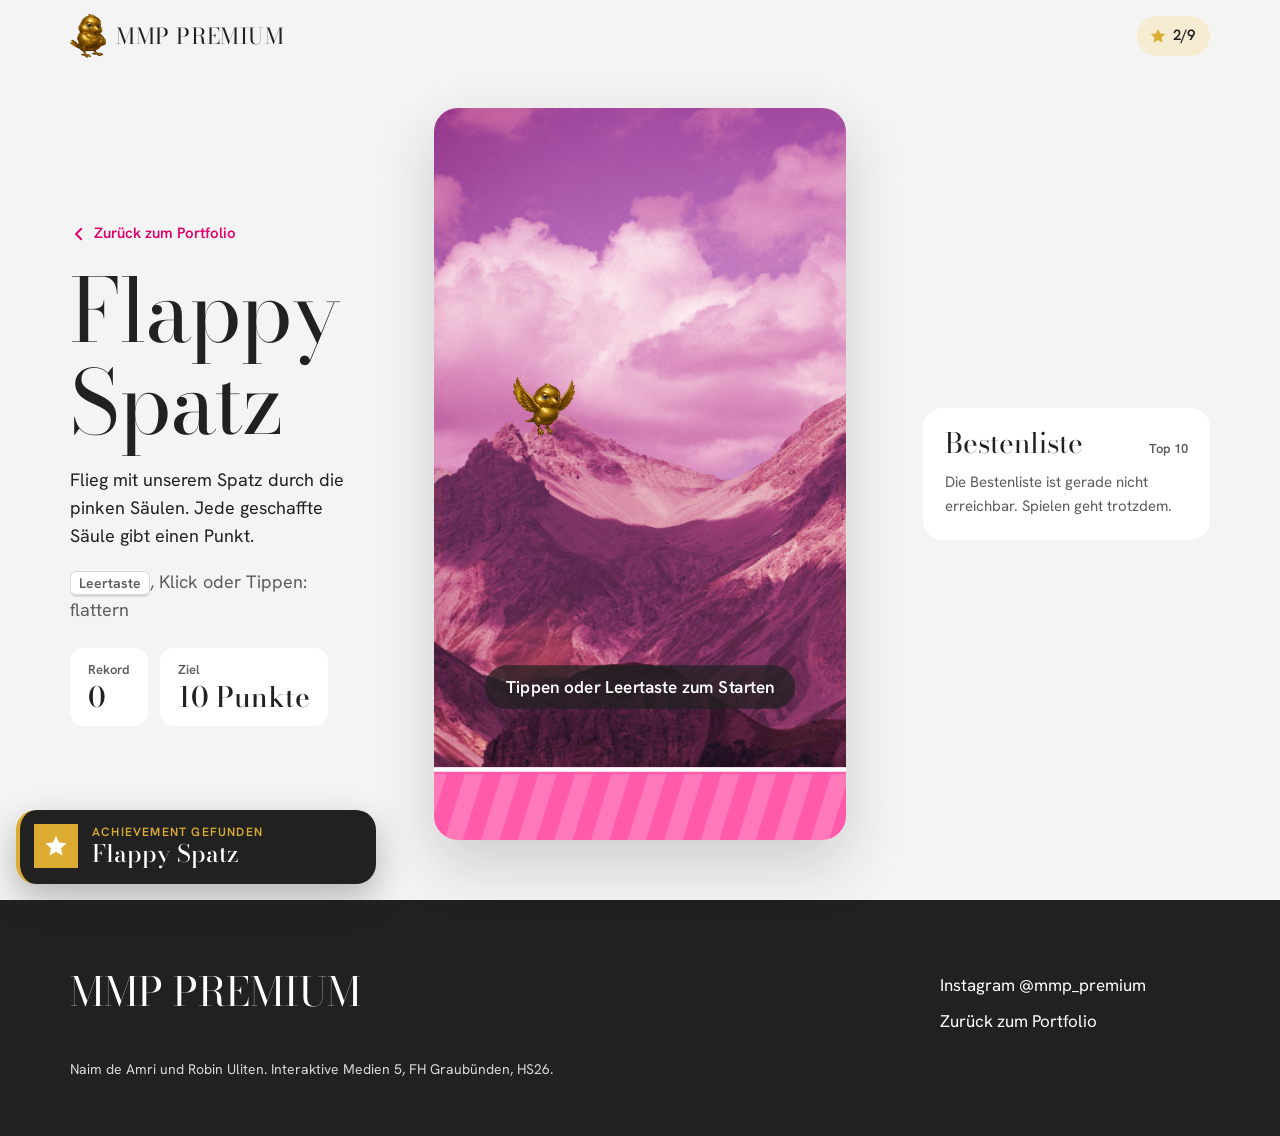
<file: flappy.html>
<!DOCTYPE html>
<html lang="de-CH">
  <head>
    <meta charset="utf-8" />
    <meta name="viewport" content="width=device-width, initial-scale=1" />
    <title>Flappy Spatz – MMP Premium</title>
    <link rel="icon" href="img/favicon.ico" sizes="32x32" />
    <link rel="icon" href="img/favicon.png" type="image/png" />
    <link rel="apple-touch-icon" href="img/apple-touch-icon.png" />
    <meta
      name="description"
      content="Flappy Spatz: das Minigame von MMP Premium. Flieg mit unserem Spatz durch die pinken Säulen."
    />

    <link rel="preconnect" href="https://fonts.googleapis.com" />
    <link rel="preconnect" href="https://fonts.gstatic.com" crossorigin />
    <link
      href="https://fonts.googleapis.com/css2?family=Bodoni+Moda:ital,opsz,wght@0,6..96,400..700;1,6..96,400..700&family=Hanken+Grotesk:wght@400;500;600&family=Monoton&display=swap"
      rel="stylesheet"
    />
    <link rel="stylesheet" href="style.css" />
  </head>
  <body class="page-flappy">
    <!-- ============ KOPFZEILE (gleich wie im Portfolio, ohne Scroll-Fortschritt) ============ -->
    <header class="site-header is-solid">
      <a
        class="brand"
        href="index.html"
        aria-label="MMP Premium, zurück zum Portfolio"
      >
        <img src="img/vogel.png" alt="" width="36" height="44" />
        <span>MMP PREMIUM</span>
      </a>
      <div class="site-header__actions">
        <button
          class="achievements"
          type="button"
          data-achievements-open
          aria-haspopup="dialog"
          aria-label="Achievements anzeigen"
        >
          <svg viewBox="0 0 24 24" aria-hidden="true">
            <path
              d="M12 2.5l2.9 6.2 6.8.7-5.1 4.6 1.4 6.7L12 17.3l-6 3.4 1.4-6.7-5.1-4.6 6.8-.7z"
            />
          </svg>
          <span data-achievement-count>0/9</span>
        </button>
      </div>
    </header>

    <!-- ============ FLAPPY SPATZ ============ -->
    <!-- Das Spiel zeichnet flappy.js in das <canvas>. -->
    <main class="flappy">
      <div class="flappy__intro">
        <a class="flappy__back" href="index.html">
          <svg viewBox="0 0 24 24" aria-hidden="true">
            <path d="M15 5l-7 7 7 7" />
          </svg>
          Zurück zum Portfolio
        </a>
        <h1>Flappy Spatz</h1>
        <p>
          Flieg mit unserem Spatz durch die pinken Säulen. Jede geschaffte Säule
          gibt einen Punkt.
        </p>
        <p class="flappy__keys">
          <kbd>Leertaste</kbd>, Klick oder Tippen: flattern
        </p>
        <dl class="flappy__stats">
          <div>
            <dt>Rekord</dt>
            <dd data-flappy-best>0</dd>
          </div>
          <div>
            <dt>Ziel</dt>
            <dd><span data-flappy-goal>10</span> Punkte</dd>
          </div>
        </dl>
      </div>

      <div class="flappy__stage">
        <canvas
          class="flappy__canvas"
          data-flappy-canvas
          role="img"
          aria-label="Spiel Flappy Spatz. Mit Leertaste, Klick oder Tippen flattert der Spatz."
        ></canvas>
        <p class="visually-hidden" data-flappy-status aria-live="polite"></p>
      </div>

      <!-- Bestenliste: Daten von php/flappy.php, aufgebaut in flappy.js. Ohne PHP steht hier nur ein Hinweis. -->
      <section class="flappy-board" aria-labelledby="flappy-board-title">
        <div class="flappy-board__head">
          <h2 id="flappy-board-title">Bestenliste</h2>
          <span>Top 10</span>
        </div>
        <ol class="flappy-board__list" data-board-list></ol>
        <p class="flappy-board__note" data-board-note>Lädt …</p>
        <p class="flappy-board__me" data-board-me hidden></p>
        <form class="flappy-board__form" data-board-form hidden>
          <label for="flappy-name" data-board-label>Dein Name für die Bestenliste</label>
          <div class="flappy-board__row">
            <input
              id="flappy-name"
              name="name"
              maxlength="16"
              autocomplete="nickname"
              spellcheck="false"
              required
            />
            <button class="btn btn--primary" type="submit" data-board-submit>
              Speichern
            </button>
          </div>
          <small data-board-hint>Danach kommt jeder neue Rekord automatisch hier rein.</small>
        </form>
      </section>
    </main>

    <!-- ============ FOOTER ============ -->
    <footer class="site-footer">
      <p class="site-footer__brand">MMP PREMIUM</p>
      <ul class="site-footer__links">
        <li>
          <a
            href="https://www.instagram.com/mmp_premium"
            target="_blank"
            rel="noopener"
            >Instagram @mmp_premium</a
          >
        </li>
        <li><a href="index.html">Zurück zum Portfolio</a></li>
      </ul>
      <p class="site-footer__credits">
        Naim de Amri und Robin Uliten. Interaktive Medien 5, FH Graubünden,
        HS26.
      </p>
    </footer>

    <!-- Achievements-Übersicht (Klick auf den Zähler oben rechts). Die Liste baut script.js. -->
    <dialog
      class="achievements-dialog"
      data-achievements-dialog
      aria-labelledby="achievements-title"
    >
      <header class="achievements-dialog__head">
        <h2 id="achievements-title">Achievements</h2>
        <form method="dialog">
          <button
            class="achievements-dialog__close close-x"
            aria-label="Achievements schliessen"
          >
            <svg viewBox="0 0 24 24" aria-hidden="true">
              <path d="M6 6l12 12M18 6 6 18" />
            </svg>
          </button>
        </form>
      </header>
      <p class="achievements-dialog__count" data-achievements-summary></p>
      <div class="progress progress--gold">
        <span data-achievements-progress></span>
      </div>
      <ul class="achievement-list" data-achievements-list></ul>

      <!-- Erscheint erst, wenn alle gefunden sind. Zurücksetzen mit kurzer Bestätigung. -->
      <div class="achievements-reset" data-achievements-reset hidden>
        <button
          class="achievements-reset__start"
          type="button"
          data-reset-start
        >
          Achievements nochmal neu suchen
        </button>
        <div class="achievements-reset__confirm" data-reset-confirm-box hidden>
          <p>Alle Achievements werden zurückgesetzt. Wosch ds würk Spatz?</p>
          <div class="achievements-reset__buttons">
            <button class="btn btn--primary" type="button" data-reset-confirm>
              Ja, neu suchen
            </button>
            <button class="btn btn--secondary" type="button" data-reset-cancel>
              Abbrechen
            </button>
          </div>
        </div>
      </div>
    </dialog>

    <!-- Meldungen, z. B. "Achievement gefunden" -->
    <div class="toasts" data-toasts aria-live="polite"></div>

    <script src="shared.js"></script>
    <script src="flappy.js"></script>
  </body>
</html>
</file>
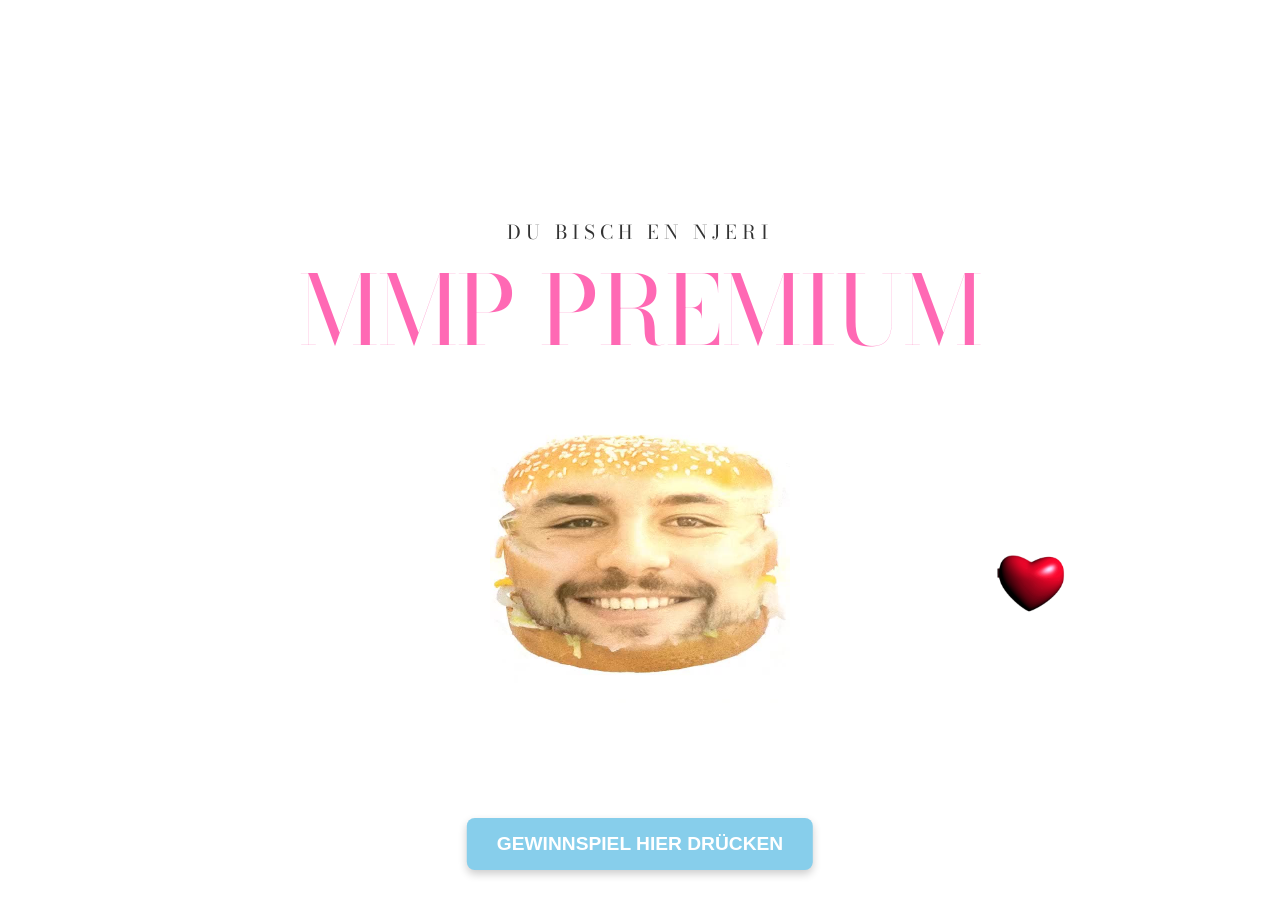
<file: legacy.html>
<!DOCTYPE html>
<html lang="de-CH">
  <head>
    <meta charset="UTF-8" />
    <meta name="viewport" content="width=device-width, initial-scale=1.0" />
    <title>MMP PREMIUM</title>
    <link rel="icon" href="img/favicon.ico" sizes="32x32" />
    <link rel="icon" href="img/favicon.png" type="image/png" />
    <link rel="apple-touch-icon" href="img/apple-touch-icon.png" />
    <link rel="preconnect" href="https://fonts.googleapis.com" />
    <link rel="preconnect" href="https://fonts.gstatic.com" crossorigin />
    <link
      href="https://fonts.googleapis.com/css2?family=Bodoni+Moda:ital,opsz,wght@0,6..96,400..900;1,6..96,400..900&display=swap"
      rel="stylesheet"
    />
    <style>
      /* General Layout */
      body,
      html {
        margin: 0;
        padding: 0;
        width: 100%;
        height: 100%;
        display: flex;
        justify-content: center;
        align-items: center;
        background-color: #ffffff;
        overflow: hidden;
        font-family: "Bodoni Moda", serif;
      }

      .wrapper {
        text-align: center;
        display: flex;
        flex-direction: column;
        align-items: center;
      }

      /* Top Text Styling */
      .top-text {
        font-size: 1.2rem;
        letter-spacing: 5px;
        text-transform: uppercase;
        color: #333;
        margin-bottom: -10px;
        font-weight: 300;
      }

      /* Main Title Styling */
      .flashy-title {
        color: #ff69b4;
        font-size: 6rem;
        font-weight: 300;
        margin: 0;
        text-transform: uppercase;
        text-align: center;
        white-space: nowrap;
        max-width: 100%;
        overflow: hidden;
        animation: sizePulse 3s infinite ease-in-out,
          colorFlash 1.5s infinite alternate;
      }

      @media (max-width: 768px) {
        .flashy-title {
          font-size: 4rem;
          letter-spacing: 2px;
        }
      }

      @media (max-width: 480px) {
        .flashy-title {
          font-size: 3rem;
          letter-spacing: 1px;
        }
      }

      @keyframes sizePulse {
        0%,
        100% {
          transform: scale(1);
          letter-spacing: 2px;
        }
        50% {
          transform: scale(1.1);
          letter-spacing: 10px;
        }
      }

      @keyframes colorFlash {
        0% {
          color: #ff69b4;
          text-shadow: none;
        }
        50% {
          color: #ff1493;
          text-shadow: 0 0 15px rgba(255, 105, 180, 0.3);
        }
        100% {
          color: #ff007f;
          opacity: 0.9;
        }
      }

      .ismu {
        display: flex;
        justify-content: center;
        align-items: center;
        margin-top: 20px;
        max-width: 300px;
      }

      /* Side clickable picture */
      .side-pic {
        position: fixed;
        right: 200px;
        top: 65%;
        transform: translateY(-50%);
        cursor: pointer;
        z-index: 50;
        transition: transform 0.2s ease;
      }

      .side-pic:hover {
        transform: translateY(-50%) scale(1.08);
      }

      .side-pic img {
        width: 100px;
        height: 100px;
        object-fit: cover;
        border-radius: 12px;
        display: block;
      }

      /* Flashing Button */
      .prank-button {
        position: fixed;
        bottom: 30px;
        left: 50%;
        transform: translateX(-50%);
        padding: 15px 30px;
        font-size: 1.2rem;
        font-weight: bold;
        border: none;
        border-radius: 8px;
        cursor: pointer;
        background-color: #87ceeb;
        color: white;
        animation: buttonFlash 0.6s infinite alternate;
        z-index: 100;
        box-shadow: 0 4px 8px rgba(0, 0, 0, 0.2);
      }

      @keyframes buttonFlash {
        0% {
          background-color: #87ceeb;
        }
        100% {
          background-color: #ffffff;
        }
      }

      /* Popup Styles */
      .popup {
        position: fixed;
        background-color: #ffb6c1;
        border: 2px solid #ff69b4;
        border-radius: 8px;
        padding: 20px;
        box-shadow: 0 4px 12px rgba(0, 0, 0, 0.3);
        z-index: 1000;
        max-width: 250px;
        font-family: "Arial", sans-serif;
        font-size: 1rem;
        color: #333;
        animation: popupAppear 0.3s ease-in;
      }

      @keyframes popupAppear {
        0% {
          opacity: 0;
          transform: scale(0.8);
        }
        100% {
          opacity: 1;
          transform: scale(1);
        }
      }

      .popup-close {
        position: absolute;
        top: 8px;
        right: 8px;
        background: none;
        border: none;
        font-size: 1.5rem;
        cursor: pointer;
        color: #333;
      }

      .popup-close:hover {
        color: #ffffff;
      }

      .secret-popup {
        position: fixed;
        background: linear-gradient(135deg, #ffd700, #ffa500);
        border: 3px solid #ffffff;
        color: #ffffff;
        box-shadow: 0 0 20px rgba(255, 215, 0, 0.8);
        animation: secretPulse 0.5s ease-in forwards;
        width: 400px;
        padding: 40px;
        text-align: center;
        left: 50%;
        top: 50%;
        transform: translate(-50%, -50%);
      }

      @keyframes secretPulse {
        0% {
          opacity: 0;
          transform: translate(-50%, -50%) scale(0.5) rotate(-5deg);
        }
        100% {
          opacity: 1;
          transform: translate(-50%, -50%) scale(1) rotate(0deg);
        }
      }

      .secret-button {
        display: inline-block;
        padding: 15px 40px;
        background-color: #ff69b4;
        color: white;
        text-decoration: none;
        border-radius: 8px;
        font-weight: bold;
        font-size: 1.3rem;
        transition: background-color 0.3s;
      }

      .secret-button:hover {
        background-color: #ff1493;
      }
    </style>
  </head>
  <body>
    <div class="wrapper">
      <p class="top-text">du bisch en njeri</p>
      <h1 class="flashy-title">MMP PREMIUM</h1>
      <video
        class="ismu"
        src="video/big-ismus.mp4"
        poster="video/big-ismus-poster.jpg"
        autoplay
        loop
        muted
        playsinline
        aria-label="feins dinner für 1"
      ></video>
    </div>

    <!-- secret message: de ismael isch e dummi sau -->

    <!-- Side clickable picture -->
    <div class="side-pic" id="sidePic">
      <img src="img/buttadawg-still.png" alt="click me" />
    </div>

    <!-- Button at the bottom -->
    <button class="prank-button">GEWINNSPIEL HIER DRÜCKEN</button>

    <!-- Popup container -->
    <div id="popupContainer"></div>

    <script>
      const pranks = [
        "oooooh bisch broke wieso drucksch du das? 😂",
        "hahaha du bisch so en njeri!",
        "alter riss di zeme, das isch peinlich",
        "fucking opfer 🤣",
        "du hesch gar nüt gwunne!",
        "schade, schade, schade!",
        "scheeeeeisss wixxer",
        "lmaoooooo eat shit",
        "pissooo (thurgau akzent)",
        "lalalalala",
        "gwünnchance isch 1% gell",
        "das meme mit dem dude wo diamanten isch und er seit 'i am rich' isch so geil",
        "nur no 100 mal klicke denn günnsch",
        "1% 1% 1% 1% 1% 1%",
        "ooooooooohhh",
        "die nachricht isch nur filler. wart uf di negscht",
      ];

      const secretMessage = "Du hesch gwunne! 🎉 Ismael isch e dummi sau!";
      const secretChance = 0.01;

      let popupCount = 0;
      let round = 1;

      document
        .querySelector(".prank-button")
        .addEventListener("click", startPrank);

      function startPrank() {
        if (Math.random() < secretChance) {
          showSecretMessage();
          return;
        }
        popupCount = 0;
        round = 1;
        createPopups(5);
      }

      function createPopups(count) {
        for (let i = 0; i < count; i++) {
          setTimeout(() => {
            createPopup();
          }, Math.random() * 3000);
        }
      }

      function createPopup() {
        const container = document.getElementById("popupContainer");
        const popup = document.createElement("div");
        popup.className = "popup";

        const randomX = Math.random() * (window.innerWidth - 300);
        const randomY = Math.random() * (window.innerHeight - 150);

        popup.style.left = randomX + "px";
        popup.style.top = randomY + "px";

        const randomPrank = pranks[Math.floor(Math.random() * pranks.length)];

        popup.innerHTML = `
          <button class="popup-close">&times;</button>
          <p>${randomPrank}</p>
        `;

        container.appendChild(popup);

        popup.querySelector(".popup-close").addEventListener("click", () => {
          popup.remove();
          popupCount++;

          if (popupCount === 5 * round) {
            if (round === 1) {
              round = 2;
              popupCount = 0;
              createPopups(3);
            }
          }
        });
      }

      function showSecretMessage() {
        const container = document.getElementById("popupContainer");
        const secretPopup = document.createElement("div");
        secretPopup.className = "popup secret-popup";

        secretPopup.style.left = "50%";
        secretPopup.style.top = "50%";
        secretPopup.style.transform = "translate(-50%, -50%)";
        secretPopup.style.zIndex = "9999";

        secretPopup.innerHTML = `
          <button class="popup-close">&times;</button>
          <p style="font-size: 1.5rem; font-weight: bold; color: #FF69B4; margin-bottom: 20px;">Du hesch gwunne!</p>
          <a href="win.html" class="secret-button">Zum Gewinn</a>
        `;

        container.appendChild(secretPopup);

        secretPopup
          .querySelector(".popup-close")
          .addEventListener("click", () => {
            secretPopup.remove();
          });
      }

      /* ── Side pic: hover = gif plays, click = sound ── */
      const sidePic = document.getElementById("sidePic");
      const sidePicImg = sidePic.querySelector("img");

      const staticSrc = "img/buttadawg-still.png"; // static preview frame
      const animSrc = "img/buttadawg.gif";

      sidePicImg.src = staticSrc;

      sidePic.addEventListener("mouseenter", () => {
        sidePicImg.src = animSrc + "?t=" + Date.now();
      });

      sidePic.addEventListener("mouseleave", () => {
        sidePicImg.src = staticSrc;
      });

      sidePic.addEventListener("click", () => {
        new Audio("sound/buttadawg.mp3").play();
      });
    </script>
  </body>
</html>
</file>
<file: style.css>
/* =========================================================
   MMP Premium – Content Portfolio
   Farben und Schriften aus dem Moodboard
   ========================================================= */

:root {
  --pink: #ff007b; /* MMP-Pink: Akzente, grosse Schrift, Fortschritt */
  --pink-strong: #e0006c; /* dunkleres MMP-Pink: Buttons, kleine pinke Schrift (Kontrast zu Weiss) */
  --pink-pastel: #ff5baa;
  --pink-soft: #ffe3f0;
  --ink: #212121; /* Text, Video-Flächen */
  --ink-soft: #5c5c5c;
  --gold: #dbab32; /* nur Vogel und Achievements */
  --gold-soft: #f6ecd2;
  --grey: #d9d9d9;
  --paper: #f4f4f4; /* Hintergrund */
  --white: #ffffff;

  --font-display: "Bodoni Moda", Georgia, serif;
  --font-neon: "Monoton", "Bodoni Moda", serif;
  --font-body: "Hanken Grotesk", system-ui, sans-serif;
  --font-accent: "Unbounded", "Hanken Grotesk", system-ui, sans-serif; /* Untertitel im Hero, Knopf «Nicht drücken» */
  --display-weight: 300; /* Stärke der grossen Bodoni-Schrift, 400 = ganz dünn */
  --display-opsz: 30; /* Kontrast der grossen Bodoni-Schrift: kleiner = kräftigere Haarlinien, 96 = Original */

  --gutter: clamp(20px, 5.5vw, 80px);
  --header-h: 72px;
  --radius: 16px;
}

/* ---------- Basis ---------- */

*,
*::before,
*::after {
  box-sizing: border-box;
}

/* Kein "scroll-behavior: smooth" hier: Das verträgt sich nicht mit GSAP ScrollTrigger
   (vor allem in Firefox springen dann die gepinnten Kapitel). Weiches Scrollen zu
   Ankern macht script.js. */

body {
  margin: 0;
  background: var(--paper);
  color: var(--ink);
  font: 400 1.0625rem/1.55 var(--font-body);
  -webkit-font-smoothing: antialiased;
}

img,
video {
  display: block;
  max-width: 100%;
}

h1,
h2,
h3 {
  font-family: var(--font-display);
  font-weight: 400;
  line-height: 1.05;
  margin: 0;
}
p,
ol,
ul,
figure {
  margin: 0;
}
ol,
ul {
  padding: 0;
  list-style: none;
}
a {
  color: inherit;
}

:focus-visible {
  outline: 3px solid var(--pink);
  outline-offset: 3px;
}

.visually-hidden {
  position: absolute !important;
  width: 1px;
  height: 1px;
  overflow: hidden;
  clip: rect(0 0 0 0);
  white-space: nowrap;
}

.skip-link {
  position: fixed;
  top: -60px;
  left: 16px;
  z-index: 100;
  padding: 10px 16px;
  border-radius: 999px;
  background: var(--ink);
  color: var(--white);
}
.skip-link:focus {
  top: 12px;
}

/* ---------- Buttons ---------- */

.btn {
  display: inline-flex;
  align-items: center;
  justify-content: center;
  padding: 12px 22px;
  border: 1.5px solid transparent;
  border-radius: 999px;
  font: 600 0.9375rem/1 var(--font-body);
  text-decoration: none;
  cursor: pointer;
}
.btn--primary {
  background: var(--pink-strong);
  color: var(--white);
}
.btn--primary:hover {
  background: #c4005e;
}
.btn--secondary {
  background: transparent;
  border-color: var(--ink);
  color: var(--ink);
}
.btn--secondary:hover {
  background: var(--white);
}

/* ---------- Kopfzeile ---------- */

.site-header {
  position: fixed;
  inset: 0 0 auto;
  z-index: 50;
  height: var(--header-h);
  display: flex;
  align-items: center;
  justify-content: space-between;
  padding: 0 var(--gutter);
  color: var(--white);
  transition: background-color 0.3s, color 0.3s;
}
.site-header.is-solid {
  background: rgba(
    244,
    244,
    244,
    0.97
  ); /* ohne Weichzeichner: der kostet beim Scrollen viel Leistung */
  color: var(--ink);
}

.brand {
  display: flex;
  align-items: center;
  gap: 10px;
  text-decoration: none;
}
.brand img {
  width: 36px;
  height: auto;
}
.brand span {
  font: 400 1.375rem/1 var(--font-display);
  letter-spacing: 0.02em;
}

.site-header__actions {
  display: flex;
  align-items: center;
  gap: 14px;
}

.achievements {
  font: inherit; /* Knopf sieht aus wie vorher */
  color: inherit;
  cursor: pointer;
  transition: transform 0.2s;
  display: inline-flex;
  align-items: center;
  gap: 6px;
  padding: 7px 14px 7px 11px;
  border-radius: 999px;
  background: rgba(255, 255, 255, 0.18);
  border: 1px solid rgba(255, 255, 255, 0.5);
  font-weight: 600;
  font-size: 0.9375rem;
}
.achievements:hover {
  transform: scale(1.05);
}
.is-solid .achievements {
  background: var(--gold-soft);
  border-color: transparent;
}
.achievements svg {
  width: 18px;
  height: 18px;
  fill: var(--gold);
}

.scroll-progress {
  position: absolute;
  left: 0;
  right: 0;
  bottom: 0;
  height: 3px;
}
.scroll-progress span {
  display: block;
  height: 100%;
  background: var(--pink);
  transform: scaleX(0); /* script.js setzt scaleX(0 bis 1) */
  transform-origin: left;
}

/* ---------- Hero ---------- */

.hero {
  position: relative;
  height: 100vh;
  height: 100svh;
  min-height: 560px;
  overflow: hidden;
  background: var(--pink);
}
.hero__media {
  position: absolute;
  inset: 0;
  will-change: transform; /* Parallax ohne Neuzeichnen */
}
.hero__media img {
  width: 100%;
  height: 100%;
  object-fit: cover;
}
.hero::after {
  content: "";
  position: absolute;
  inset: auto 0 0;
  height: 28%;
  background: linear-gradient(
    to bottom,
    rgba(244, 244, 244, 0),
    var(--pink-pastel)
  );
  pointer-events: none; /* Klicks auf Buch & Vogel nicht blockieren */
  z-index: 1;
}

.hero__title {
  position: absolute;
  z-index: 3; /* vor dem Anhänger des Labubuechs */
  left: 0;
  right: 0;
  top: 46%;
  text-align: center;
  color: var(--white);
  font-size: clamp(3rem, 10vw, 9rem);
  letter-spacing: 0.02em;
}
.hero__subtitle {
  position: absolute;
  left: 0;
  right: 0;
  top: 62%; /* mit Abstand zum Titel, damit es beim Ausblenden nicht hineinläuft */
  z-index: 1;
  text-align: center;
  color: var(--white);
  font: 800 clamp(1rem, 1.85vw, 1.625rem) / 1 var(--font-accent);
  letter-spacing: 0.2em;
  text-transform: uppercase;
  text-shadow: 0 2px 14px rgba(33, 33, 33, 0.25);
}

/* ---------- Fogel ---------- */

.bird {
  position: absolute;
  z-index: 2;
  height: auto;
  cursor: pointer;
  filter: drop-shadow(0 8px 12px rgba(33, 33, 33, 0.18));
  -webkit-user-select: none;
  user-select: none;
}
.bird--hero {
  width: clamp(90px, 11vw, 160px);
  right: 12%;
  top: 60%;
}
/* Sitzender und fliegender Vogel liegen übereinander, GSAP blendet um */
.bird--hero img {
  width: 100%;
  height: auto;
}
.bird--hero .bird__fly {
  position: absolute;
  inset: 0;
  height: 100%;
  object-fit: contain;
  opacity: 0;
}
.bird--peek {
  width: 140px;
}
.bird--fly {
  width: 120px;
  right: var(--gutter);
  top: 96px;
}
.bird--sit {
  width: 110px;
  right: 24px;
  top: -118px;
}
.bird--sit-video {
  width: 110px;
  right: 24px;
  top: -118px;
}
.bird--guard {
  width: 110px;
  right: -18px;
  top: -110px;
}

/* ---------- Kapitel (gemeinsam) ---------- */

.chapter {
  position: relative;
  background: var(--paper);
}
.chapter--white,
.chapter--lift {
  background: var(--white);
}

.chapter__pin {
  position: relative;
  min-height: 100vh;
  min-height: 100svh;
  padding: calc(var(--header-h) + 40px) var(--gutter) 56px;
  overflow: hidden;
}

.chapter__head {
  display: flex;
  flex-direction: column;
  gap: 12px;
}
.chapter__head--row {
  flex-direction: row;
  align-items: baseline;
  flex-wrap: wrap;
  column-gap: 24px;
  row-gap: 0;
}

.chapter__num {
  font: 400 clamp(3rem, 7vw, 6rem) / 1 var(--font-neon);
  color: var(--pink);
}
.chapter h2 {
  font-size: clamp(3.5rem, 9vw, 7.5rem);
  letter-spacing: -0.02em;
}
.chapter__sub {
  font: italic 400 1.75rem/1.2 var(--font-display);
  color: var(--ink-soft);
}

.progress {
  height: 4px;
  border-radius: 2px;
  background: var(--grey);
  overflow: hidden;
}
.progress span {
  display: block;
  height: 100%;
  background: var(--pink);
  transform: scaleX(0); /* script.js setzt scaleX(0 bis 1) */
  transform-origin: left;
}
.progress--soft {
  background: var(--pink-soft);
}

/* ---------- Medien (Platzhalter oder echtes Video/Bild) ---------- */

.media {
  position: relative;
  border-radius: var(--radius);
  overflow: hidden;
  background: var(--grey);
}
.media--reel,
.media--wide {
  background: var(--ink);
}
.media--reel {
  aspect-ratio: 9 / 16;
}
.media--photo {
  aspect-ratio: 4 / 5;
}
.media--square {
  aspect-ratio: 1 / 1;
}
.media--wide {
  aspect-ratio: 16 / 9;
}

.media > video,
.media > img {
  width: 100%;
  height: 100%;
  object-fit: cover;
}

/* Beschriftung nur solange kein Video/Bild drin ist */
/* YouTube: Vorschaubild mit Play-Knopf, iframe lädt erst beim Klick */
.media > iframe {
  width: 100%;
  height: 100%;
  border: 0;
  display: block;
}
.yt {
  position: absolute;
  inset: 0;
  width: 100%;
  height: 100%;
  padding: 0;
  border: 0;
  background: var(--ink) center / cover no-repeat;
  color: var(--white);
  font: inherit;
  cursor: pointer;
}
.yt::before {
  content: "";
  position: absolute;
  inset: 0;
  background: linear-gradient(
    to top,
    rgba(33, 33, 33, 0.7),
    rgba(33, 33, 33, 0) 55%
  );
}
.yt__play {
  position: absolute;
  left: 50%;
  top: 50%;
  width: 76px;
  height: 76px;
  border-radius: 50%;
  background: var(--pink-strong);
  transform: translate(-50%, -50%);
  transition: transform 0.2s;
}
.yt__play::after {
  content: "";
  position: absolute;
  left: 31px;
  top: 24px;
  border-left: 22px solid var(--white);
  border-top: 14px solid transparent;
  border-bottom: 14px solid transparent;
}
.yt:hover .yt__play,
.yt:focus-visible .yt__play {
  transform: translate(-50%, -50%) scale(1.08);
}
.yt__title {
  position: absolute;
  left: 18px;
  right: 18px;
  bottom: 14px;
  text-align: left;
  font-weight: 600;
}

/* Instagram: Vorschaubild, bis der Beitrag im Hintergrund fertig geladen ist */
.yt.ig {
  display: block;
  text-decoration: none;
}
.ig__badge {
  position: absolute;
  left: 14px;
  top: 14px;
  padding: 5px 11px;
  border-radius: 999px;
  background: rgba(255, 255, 255, 0.92);
  color: var(--ink);
  font-size: 0.8125rem;
  font-weight: 600;
}
/* Lädt unsichtbar hinter dem Vorschaubild */
.ig-embed {
  position: absolute;
  inset: 0 0 auto;
  opacity: 0;
  pointer-events: none;
}
.ig-embed .instagram-media,
.ig-embed iframe {
  width: 100% !important;
  min-width: 326px !important;
  margin: 0 !important;
}
/* Fertig: Beitrag einblenden, Vorschaubild weg, Instagram bestimmt die Höhe */
.media.is-embed {
  aspect-ratio: auto;
  overflow: visible;
  background: none;
  border-radius: 0;
}
.media.is-embed > .ig {
  display: none;
}
.media.is-embed .ig-embed {
  position: static;
  opacity: 1;
  pointer-events: auto;
  animation: ig-in 0.5s ease-out;
}
@keyframes ig-in {
  from {
    opacity: 0;
  }
}

.media:empty::after {
  content: attr(data-label);
  position: absolute;
  left: 14px;
  bottom: 14px;
  padding: 5px 11px;
  border-radius: 999px;
  background: rgba(255, 255, 255, 0.92);
  color: var(--ink);
  font-size: 0.8125rem;
}

/* ---------- Vorhang (Featured section) ---------- */

/* Unsichtbar, bis script.js die Animation startet. Ohne JavaScript oder mit
   "weniger Bewegung" bleibt der Vorhang also weg und verdeckt nichts. */
.curtain {
  display: none;
  position: absolute;
  inset: 0;
  z-index: 20;
  pointer-events: none;
}
.curtain.is-active {
  display: block;
}
.curtain svg {
  display: block;
  width: 100%;
  height: 100%;
}
.curtain__panel {
  fill: var(--pink-pastel);
  stroke: #ec4e9c; /* feine Kante, damit man zwei Vorhänge erkennt */
  stroke-width: 1.5px;
  vector-effect: non-scaling-stroke;
}

/* ---------- 01 L.I.F.T (eigenes Video mit eigenem Player) ---------- */

/* Text links, Video in der Mitte, kurzer Text rechts */
.chapter--lift .chapter__pin {
  display: grid;
  grid-template-columns: minmax(0, 1.1fr) auto minmax(0, 0.9fr);
  align-items: center;
  column-gap: clamp(32px, 4vw, 72px);
}
.acronym {
  font: 400 clamp(1.75rem, 3.4vw, 3rem) / 1.12 var(--font-display);
}
.acronym span {
  color: var(--pink);
}

.lift-post {
  position: relative;
  z-index: 3;
  margin: 0;
  /* so hoch wie möglich, ohne dass das Video aus dem Bildschirm ragt */
  width: clamp(280px, calc((100svh - var(--header-h) - 120px) * 9 / 16), 440px);
}
.lift-post .bird--peek {
  width: 130px;
  right: -92px;
  top: 24px;
  z-index: -1;
  rotate: -8deg;
}

.lift-note {
  display: grid;
  gap: 18px;
  justify-items: start;
  max-width: 300px;
}
.lift-note__kicker {
  color: var(--pink-strong);
  font-size: 0.75rem;
  font-weight: 700;
  letter-spacing: 0.14em;
  text-transform: uppercase;
}
.lift-note .chapter__link {
  margin-left: 0;
}
.lift-note__quote {
  margin: 0;
  font: italic 400 clamp(1.375rem, 2vw, 1.875rem) / 1.2 var(--font-display);
}

/* Player: Klick aufs Bild = Play/Pause, unten eine Leiste in Pink */
.player {
  position: relative;
  aspect-ratio: 9 / 16;
  border-radius: var(--radius);
  overflow: hidden;
  background: var(--ink);
  box-shadow: 0 24px 60px rgba(33, 33, 33, 0.18);
}
.player__video {
  display: block;
  width: 100%;
  height: 100%;
  object-fit: cover;
}
.player:fullscreen .player__video {
  object-fit: contain;
}
.player__big {
  position: absolute;
  inset: 0;
  padding: 0;
  border: 0;
  background: none;
  cursor: pointer;
}
.player__big::before {
  content: "";
  position: absolute;
  left: 50%;
  top: 50%;
  width: 84px;
  height: 84px;
  border-radius: 50%;
  background: var(--pink-strong);
  box-shadow: 0 10px 30px rgba(255, 0, 123, 0.45);
  transform: translate(-50%, -50%);
  transition: transform 0.2s, opacity 0.2s;
}
.player__big::after {
  content: "";
  position: absolute;
  left: 50%;
  top: 50%;
  width: 34px;
  height: 34px;
  background: var(--white);
  -webkit-mask: url("data:image/svg+xml,%3Csvg xmlns='http://www.w3.org/2000/svg' viewBox='0 0 24 24'%3E%3Cpath d='M7 4.5v15l13-7.5z'/%3E%3C/svg%3E")
    center / contain no-repeat;
  mask: url("data:image/svg+xml,%3Csvg xmlns='http://www.w3.org/2000/svg' viewBox='0 0 24 24'%3E%3Cpath d='M7 4.5v15l13-7.5z'/%3E%3C/svg%3E")
    center / contain no-repeat;
  transform: translate(-42%, -50%);
  transition: opacity 0.2s;
}
.player__big:hover::before {
  transform: translate(-50%, -50%) scale(1.08);
}
.player.is-playing .player__big::before,
.player.is-playing .player__big::after {
  opacity: 0;
}
.player__big:focus-visible {
  outline: 3px solid var(--pink);
  outline-offset: -3px;
}

.player__bar {
  position: absolute;
  left: 10px;
  right: 10px;
  bottom: 10px;
  display: flex;
  align-items: center;
  gap: 8px;
  padding: 6px 10px 6px 6px;
  border-radius: 999px;
  background: rgba(33, 33, 33, 0.6);
  -webkit-backdrop-filter: blur(10px);
  backdrop-filter: blur(10px);
  color: var(--white);
  transition: opacity 0.25s, transform 0.25s;
}
/* Während das Video läuft, nur bei Maus über dem Video oder mit Tastatur sichtbar */
@media (hover: hover) {
  .player.is-playing:not(:hover):not(:has(:focus-visible)) .player__bar {
    opacity: 0;
    transform: translateY(8px);
  }
}
.player__btn {
  flex: none;
  width: 32px;
  height: 32px;
  padding: 0;
  border: 0;
  border-radius: 50%;
  background: transparent;
  cursor: pointer;
  position: relative;
}
.player__btn::after {
  content: "";
  position: absolute;
  inset: 7px;
  background: var(--white);
  -webkit-mask: var(--icon) center / contain no-repeat;
  mask: var(--icon) center / contain no-repeat;
}
.player__btn:hover,
.player__btn:focus-visible {
  background: rgba(255, 255, 255, 0.16);
}
.player__btn:focus-visible {
  outline: 2px solid var(--pink);
}
.player__btn--play {
  --icon: url("data:image/svg+xml,%3Csvg xmlns='http://www.w3.org/2000/svg' viewBox='0 0 24 24'%3E%3Cpath d='M7 4.5v15l13-7.5z'/%3E%3C/svg%3E");
  background: var(--pink-strong);
}
.player__btn--play:hover,
.player__btn--play:focus-visible {
  background: var(--pink);
}
.player.is-playing .player__btn--play {
  --icon: url("data:image/svg+xml,%3Csvg xmlns='http://www.w3.org/2000/svg' viewBox='0 0 24 24'%3E%3Cpath d='M6 4h4.5v16H6zM13.5 4H18v16h-4.5z'/%3E%3C/svg%3E");
}
.player__btn--sound {
  --icon: url("data:image/svg+xml,%3Csvg xmlns='http://www.w3.org/2000/svg' viewBox='0 0 24 24'%3E%3Cpath d='M3 9v6h4l5 4.5V4.5L7 9z'/%3E%3Cpath d='M15.5 8.2a5 5 0 0 1 0 7.6M18.2 5.5a9 9 0 0 1 0 13' fill='none' stroke='black' stroke-width='2' stroke-linecap='round'/%3E%3C/svg%3E");
}
.player.is-muted .player__btn--sound {
  --icon: url("data:image/svg+xml,%3Csvg xmlns='http://www.w3.org/2000/svg' viewBox='0 0 24 24'%3E%3Cpath d='M3 9v6h4l5 4.5V4.5L7 9z'/%3E%3Cpath d='M16 9l6 6M22 9l-6 6' fill='none' stroke='black' stroke-width='2' stroke-linecap='round'/%3E%3C/svg%3E");
}
.player__btn--full {
  --icon: url("data:image/svg+xml,%3Csvg xmlns='http://www.w3.org/2000/svg' viewBox='0 0 24 24'%3E%3Cpath d='M4 9V4h5M15 4h5v5M20 15v5h-5M9 20H4v-5' fill='none' stroke='black' stroke-width='2.2' stroke-linecap='round' stroke-linejoin='round'/%3E%3C/svg%3E");
}
.player__time {
  flex: none;
  font-size: 0.75rem;
  font-variant-numeric: tabular-nums;
}
/* Zeitleiste: pinker Teil = schon gespielt (--p setzt script.js) */
.player__seek {
  flex: 1;
  min-width: 0;
  height: 18px;
  margin: 0;
  background: none;
  cursor: pointer;
  -webkit-appearance: none;
  appearance: none;
  --p: 0%;
}
.player__seek::-webkit-slider-runnable-track {
  height: 4px;
  border-radius: 2px;
  background: linear-gradient(
    to right,
    var(--pink) var(--p),
    rgba(255, 255, 255, 0.35) var(--p)
  );
}
.player__seek::-moz-range-track {
  height: 4px;
  border-radius: 2px;
  background: linear-gradient(
    to right,
    var(--pink) var(--p),
    rgba(255, 255, 255, 0.35) var(--p)
  );
}
.player__seek::-webkit-slider-thumb {
  -webkit-appearance: none;
  width: 14px;
  height: 14px;
  margin-top: -5px;
  border: 0;
  border-radius: 50%;
  background: var(--white);
}
.player__seek::-moz-range-thumb {
  width: 14px;
  height: 14px;
  border: 0;
  border-radius: 50%;
  background: var(--white);
}
.player__seek:focus-visible {
  outline: 2px solid var(--pink);
  outline-offset: 2px;
  border-radius: 4px;
}

/* Schmale Laptops: kurzer Text unter den Titel, Video rechts */
@media (min-width: 900px) and (max-width: 1100px) {
  .chapter--lift .chapter__pin {
    grid-template-columns: minmax(0, 1fr) auto;
    align-content: center;
    row-gap: 32px;
    padding-right: calc(var(--gutter) + 70px); /* Platz für den Vogel */
  }
  .lift-post {
    grid-column: 2;
    grid-row: 1 / span 2;
  }
  .lift-note {
    grid-column: 1;
    align-self: start;
  }
}

/* ---------- 02/03 Galerien ---------- */

.chapter--gallery .chapter__pin {
  display: flex;
  flex-direction: column;
  gap: 32px;
}

.gallery {
  overflow-x: auto;
  scroll-snap-type: x mandatory;
  scroll-padding-inline: var(--gutter);
  margin: 0 calc(var(--gutter) * -1);
  padding: 0 var(--gutter) 8px;
  scrollbar-width: none;
}
.gallery::-webkit-scrollbar {
  display: none;
}
.gallery__track {
  display: flex;
  align-items: flex-end;
  gap: 40px;
  width: max-content;
}

.post {
  position: relative;
  display: grid;
  gap: 8px;
  scroll-snap-align: start;
}
.post h3 {
  font-size: 1.625rem;
  margin-top: 6px;
}
.post__meta {
  font-size: 0.875rem;
  color: var(--ink-soft);
}
/* Höhe richtet sich nach dem Bildschirm, damit das gepinnte Kapitel ganz sichtbar bleibt */
.chapter--gallery {
  --post-h: min(50vh, 52svh, 520px);
}
.post .media--reel {
  width: calc(var(--post-h) * 9 / 16);
}
.post .media--photo {
  width: calc(var(--post-h) * 0.85 * 4 / 5);
}
.post .media--square {
  width: calc(var(--post-h) * 0.72);
}
.post .media--wide {
  width: calc(var(--post-h) * 0.6 * 16 / 9);
}

/* Berlin: Instagram-Beiträge. Reels als Schlaufe ohne Ton, Klick öffnet Instagram.
   Carousels zum Durchblättern. Alle Karten gleich hoch. */
/* Berlin: alle Videos und Carousels oben auf einer Linie, Text darunter verschieden lang */
#berlin .gallery__track,
#rotterdam .gallery__track {
  align-items: flex-start;
}
/* Berlin: das Projektvideo (16:9) am Schluss gleich hoch wie Reels und Carousels */
#berlin .post .media--wide {
  width: min(
    calc(var(--post-h) * 16 / 9),
    84vw
  ); /* auf dem Handy höchstens Bildschirmbreite */
}
/* Text unter einer Karte bricht auf der Breite des Videos um */
.chapter--gallery .post:not(.post--text) {
  width: min-content;
}
.post .media--carousel {
  width: calc(var(--post-h) * 3 / 4);
  aspect-ratio: 3 / 4;
}
.post .media--carousel-landscape {
  width: calc(var(--post-h) * 3 / 2);
  aspect-ratio: 3 / 2;
}
.post .media--carousel-square {
  width: var(--post-h);
  aspect-ratio: 1 / 1;
}
.loop {
  display: block;
  color: var(--white);
  text-decoration: none;
}
.loop video {
  display: block;
  transition: scale 0.6s cubic-bezier(0.2, 0.7, 0.2, 1);
}
.loop:hover video {
  scale: 1.04;
}
.loop:focus-visible {
  outline: 3px solid var(--pink);
  outline-offset: 4px;
}
.loop__badge {
  position: absolute;
  z-index: 2;
  left: 12px;
  top: 12px;
  padding: 6px 10px;
  border-radius: 999px;
  background: rgba(33, 33, 33, 0.55);
  -webkit-backdrop-filter: blur(8px);
  backdrop-filter: blur(8px);
  color: var(--white);
  font: 700 0.6875rem / 1 var(--font-body);
  letter-spacing: 0.08em;
  text-transform: uppercase;
  pointer-events: none;
}
.loop__cta {
  position: absolute;
  z-index: 2;
  left: 12px;
  right: 12px;
  bottom: 12px;
  display: flex;
  align-items: center;
  justify-content: center;
  gap: 6px;
  padding: 11px 14px;
  border-radius: 999px;
  background: var(--pink-strong);
  color: var(--white);
  font: 700 0.8125rem / 1.1 var(--font-body);
  text-align: center;
  text-decoration: none;
  box-shadow: 0 8px 20px rgba(255, 0, 123, 0.35);
  transition: transform 0.2s, background 0.2s;
}
/* Karte ohne Video (z. B. Trailer, solange die Datei fehlt): pinke Titelkarte */
.loop--title {
  display: flex;
  align-items: center;
  justify-content: center;
  background: var(--pink);
}
.loop__title {
  color: var(--white);
  font: 400 clamp(2rem, 3.4vw, 3rem) / 0.95 var(--font-display);
  text-align: center;
  transition: scale 0.6s cubic-bezier(0.2, 0.7, 0.2, 1);
}
.loop__title em {
  font-style: italic;
}
.loop--title:hover .loop__title {
  scale: 1.06;
}
.loop--title .loop__cta {
  background: var(--ink);
  box-shadow: none;
}
.loop__cta::after {
  content: "↗";
}
.loop:hover .loop__cta,
a.loop__cta:hover,
a.loop__cta:focus-visible {
  background: var(--pink);
  transform: translateY(-2px);
}
a.loop__cta:focus-visible {
  outline: 3px solid var(--white);
  outline-offset: 2px;
}

/* In der Nähe einer Galerie mit Seitwärts-Scrollen: keine "Zurück"-Wischgeste (script.js) */
html.no-swipe-back,
html.no-swipe-back body {
  overscroll-behavior-x: none;
}

.carousel__track {
  display: flex;
  height: 100%;
  overflow-x: auto;
  scroll-snap-type: x mandatory;
  scrollbar-width: none;
  overscroll-behavior-x: contain;
}
.carousel__track::-webkit-scrollbar {
  display: none;
}
.carousel__track:focus-visible {
  outline: 3px solid var(--pink);
  outline-offset: -3px;
}
.carousel__track img {
  flex: 0 0 100%;
  width: 100%;
  height: 100%;
  object-fit: cover;
  scroll-snap-align: start;
}
.carousel__count {
  position: absolute;
  z-index: 2;
  right: 12px;
  top: 12px;
  padding: 6px 10px;
  border-radius: 999px;
  background: rgba(33, 33, 33, 0.55);
  color: var(--white);
  font: 700 0.6875rem / 1 var(--font-body);
  font-variant-numeric: tabular-nums;
}
.carousel__btn {
  position: absolute;
  z-index: 2;
  top: 50%;
  width: 36px;
  height: 36px;
  margin-top: -18px;
  padding: 0;
  border: 0;
  border-radius: 50%;
  background: rgba(255, 255, 255, 0.92);
  cursor: pointer;
  transition: opacity 0.2s, background 0.2s;
}
.carousel__btn::after {
  content: "";
  position: absolute;
  inset: 11px;
  border: solid var(--ink);
  border-width: 0 2.5px 2.5px 0;
  transform: translateX(-2px) rotate(-45deg);
}
.carousel__btn--prev {
  left: 10px;
}
.carousel__btn--prev::after {
  transform: translateX(2px) rotate(135deg);
}
.carousel__btn--next {
  right: 10px;
}
.carousel__btn:hover,
.carousel__btn:focus-visible {
  background: var(--pink);
}
.carousel__btn:hover::after,
.carousel__btn:focus-visible::after {
  border-color: var(--white);
}
.carousel__btn:focus-visible {
  outline: 3px solid var(--white);
  outline-offset: 2px;
}
.carousel__btn:disabled {
  opacity: 0;
  pointer-events: none;
}
/* Mit Maus: Pfeile erst beim Drüberfahren. Auf dem Handy wischt man. */
@media (hover: hover) {
  .carousel:not(:hover):not(:focus-within) .carousel__btn {
    opacity: 0;
  }
}
@media (hover: none) {
  .carousel__btn {
    display: none;
  }
}

.gallery__progress {
  display: flex;
  align-items: center;
  gap: 20px;
  margin-top: auto;
}
.gallery__progress .progress {
  flex: 1;
}
.gallery__progress output {
  font-weight: 600;
  font-size: 0.9375rem;
  min-width: 3.5em;
  text-align: right;
}

/* ---------- Featured: ISE MAA als Kartenstapel ---------- */

.chapter--featured {
  background: var(--ink);
  color: var(--white);
  /* Kartenbreite: so gross wie möglich, aber ganze Karte (Video + Text) passt in die Höhe */
  --ep-w: min(780px, calc((100svh - var(--header-h) - 260px) * 16 / 9));
}
.chapter--featured .chapter__sub {
  color: var(--grey);
}
.episodes {
  display: grid;
  grid-template-columns: minmax(0, 340px) minmax(0, 1fr);
  align-items: center;
  gap: clamp(32px, 5vw, 80px);
  min-height: calc(100svh - var(--header-h) - 96px);
}
.episodes__head {
  display: grid;
  gap: 16px;
  justify-items: start;
}
.episodes__head .kicker {
  align-self: start;
}
.chapter--featured h2 {
  font-size: clamp(3rem, 5.2vw, 5.25rem);
  white-space: nowrap; /* "ISE MAA" auf einer Zeile */
}
.chapter--featured .chapter__link {
  margin: 0;
}
.episodes__nav {
  display: grid;
  gap: 4px;
  width: 100%;
  margin-top: 12px;
}
.episodes__nav button {
  display: flex;
  align-items: baseline;
  gap: 12px;
  width: 100%;
  padding: 10px 0 10px 16px;
  border: 0;
  border-left: 3px solid rgba(255, 255, 255, 0.18);
  background: none;
  color: var(--grey);
  font: 400 1.375rem/1.2 var(--font-display);
  text-align: left;
  cursor: pointer;
  transition: color 0.3s, border-color 0.3s;
}
.episodes__nav button span {
  font: 600 0.8125rem/1 var(--font-body);
  letter-spacing: 0.08em;
}
.episodes__nav button small {
  margin-left: auto;
  color: var(--ink-soft);
  font: 600 0.75rem/1 var(--font-body);
  letter-spacing: 0.08em;
  text-transform: uppercase;
}
.episodes__nav button:hover,
.episodes__nav button.is-active {
  color: var(--white);
  border-left-color: var(--pink);
}
.episodes__nav button.is-active span {
  color: var(--pink);
}
.episodes__progress {
  display: flex;
  align-items: center;
  gap: 16px;
  width: 100%;
}
.episodes__progress .progress {
  flex: 1;
  background: rgba(255, 255, 255, 0.2);
}
.episodes__progress output {
  font-weight: 600;
  font-size: 0.9375rem;
}

/* Ohne Stapel (Handy, weniger Bewegung): Karten untereinander */
.episodes__stack {
  display: grid;
  gap: 28px;
  justify-items: center;
}
.episode {
  position: relative;
  width: min(100%, var(--ep-w));
  padding: 12px;
  border-radius: 24px;
  background: #2b2b2b;
  box-shadow: 0 24px 60px rgba(0, 0, 0, 0.35);
}
.episode .media {
  border-radius: 14px;
}
.episode__text {
  display: grid;
  gap: 6px;
  padding: 16px 10px 8px;
}
.episode__text h3 {
  font-size: 1.75rem;
}
.episode__text p:not(.post__num) {
  color: var(--grey);
  font-size: 0.9375rem;
}
.chapter--featured .yt__title {
  display: none; /* Titel steht schon unter dem Video */
}
/* Abdunkeln der Karten hinten im Stapel, gesteuert über --dim (script.js) */
.episode::after {
  content: "";
  position: absolute;
  inset: 0;
  border-radius: inherit;
  background: #000;
  opacity: var(--dim, 0);
  pointer-events: none;
}

/* Stapel (Desktop mit Animation): alle Karten liegen am gleichen Ort */
.episodes__stack.is-stacked .episode {
  grid-area: 1 / 1;
  transform-origin: 50% 0;
  will-change: transform;
}
.episodes__stack.is-stacked .episode:not(.is-front) {
  pointer-events: none; /* nur die vorderste Karte ist klickbar */
}

/* "Bald"-Karte statt Video */
.media--soon {
  display: grid;
  place-items: center;
  background: radial-gradient(
      circle at 70% 30%,
      rgba(255, 0, 123, 0.35),
      transparent 55%
    ),
    linear-gradient(135deg, #1b1b1b, #3a0a24);
}
.soon {
  display: grid;
  justify-items: center;
  gap: 8px;
  text-align: center;
}
.soon img {
  width: clamp(56px, 8vw, 90px);
  height: auto;
  filter: drop-shadow(0 8px 16px rgba(0, 0, 0, 0.4));
}
.soon strong {
  font: 500 clamp(2rem, 4.5vw, 3.5rem) / 1 var(--font-display);
  color: var(--pink);
}
.soon span {
  padding: 6px 14px;
  border-radius: 999px;
  background: rgba(255, 255, 255, 0.12);
  color: var(--white);
  font: 600 0.8125rem/1 var(--font-body);
  letter-spacing: 0.08em;
  text-transform: uppercase;
}

/* ---------- Serien-Galerie (Digezz: Cuschinar Difficil) ---------- */

.chapter--series {
  --card-w: min(
    56vw,
    calc(46svh * 16 / 9),
    calc((100svh - 480px) * 16 / 9)
  ); /* letzter Wert: auf niedrigen Bildschirmen kleiner, damit alles Platz hat */
}
.chapter--series .post:not(.post--text) {
  width: var(--card-w); /* lange Titel machen die Karte nicht breiter */
}
.chapter--series .post .media--wide {
  width: var(--card-w);
}
.chapter--series .yt__title {
  display: none;
}

/* Illustrationen: kleben wie Sticker an der Ecke des Videos.
   Sie springen auf die Karte, sobald sie ins Bild kommt (script.js setzt .is-in),
   und schaukeln danach leicht. Läuft das Video, gehen sie aus dem Weg. */
.post__sticker {
  --r: -8deg;
  position: absolute;
  z-index: 2;
  left: -18px;
  top: -28px;
  width: clamp(64px, calc(var(--card-w) * var(--size, 0.22)), 170px);
  height: auto;
  pointer-events: none;
  filter: drop-shadow(0 8px 12px rgba(33, 33, 33, 0.18));
  transform: rotate(var(--r));
  transform-origin: 40% 80%;
  transition: transform 0.7s cubic-bezier(0.34, 1.56, 0.64, 1), opacity 0.3s;
}
.post:nth-child(odd) .post__sticker {
  --r: 7deg;
}
/* Ecken: oben rechts / unten auf dem Video (nicht über dem Text darunter) */
.post__sticker--tr {
  left: auto;
  right: -18px;
}
.post__sticker--bl,
.post__sticker--br {
  top: calc(var(--card-w) * 9 / 16);
  translate: 0 -96%;
  transform-origin: 50% 100%;
}
.post__sticker--br {
  left: auto;
  right: -18px;
}
.has-stickers .post__sticker:not(.is-in) {
  opacity: 0;
  transform: translateY(24px) rotate(calc(var(--r) - 25deg)) scale(0.4);
}
.post__sticker.is-in {
  animation: sticker-sway 3.2s ease-in-out 0.7s infinite alternate;
}
@keyframes sticker-sway {
  from {
    rotate: -2.5deg;
  }
  to {
    rotate: 2.5deg;
  }
}
.post:has(iframe) .post__sticker {
  opacity: 0;
  transform: rotate(var(--r)) scale(0.6);
}
.post__num {
  display: block;
  margin-bottom: 4px;
  color: var(--pink-strong);
  font: 600 0.8125rem/1 var(--font-body);
  letter-spacing: 0.08em;
  text-transform: uppercase;
}
.chapter--featured .post__num {
  color: var(--pink);
}
.chapter__link {
  margin-left: auto;
  align-self: center;
  color: var(--pink-strong);
  font-weight: 600;
  font-size: 0.9375rem;
  text-underline-offset: 4px;
}
.chapter--featured .chapter__link {
  color: var(--white);
}
.chapter__link:hover {
  color: var(--pink);
}
.project__link {
  color: var(--pink-strong);
  font-weight: 600;
  font-size: 0.9375rem;
  text-underline-offset: 3px;
}

/* Textkarte in einer Galerie (Geschichte, Projekt, Spatzenlingo) */
.post--text {
  display: flex;
  flex-direction: column;
  justify-content: flex-end;
  gap: 12px;
  align-self: stretch;
  width: min(380px, 78vw);
  padding: 28px;
  border-radius: 22px;
  background: var(--white);
  font-size: 1rem;
}
.chapter--white .post--text {
  background: var(--paper);
}
.post--text h3 {
  margin: 0;
  font-size: 1.75rem;
  line-height: 1.15;
}
.post--lingo {
  background: var(--pink);
  color: var(--white);
}
.post--lingo .post__num {
  color: var(--white);
  opacity: 0.8;
}
.lingo {
  display: grid;
  gap: 14px;
  margin: 6px 0 0;
}
.lingo div {
  padding-top: 12px;
  border-top: 1px solid rgba(255, 255, 255, 0.4);
}
.lingo dt {
  font: italic 500 1.375rem/1.2 var(--font-display);
}
.lingo dd {
  margin: 4px 0 0;
  font-size: 0.9375rem;
}

.kicker {
  display: inline-flex;
  align-items: center;
  gap: 6px;
  align-self: center;
  padding: 6px 14px 6px 10px;
  border-radius: 999px;
  background: var(--pink-strong);
  color: var(--white);
  font: 600 0.875rem/1 var(--font-body);
  letter-spacing: 0.08em;
  text-transform: uppercase;
}
.kicker svg {
  width: 16px;
  height: 16px;
  fill: currentColor;
}

/* Desktop mit Animation: GSAP verschiebt die Spur, natives Scrollen aus */
.is-pinned .gallery__track {
  will-change: transform; /* eigene Ebene: Verschieben ohne Neuzeichnen */
}
.is-pinned .gallery {
  overflow: visible;
  scroll-snap-type: none;
}

/* Inside Jokes (Easter Egg) */
.joke {
  position: relative;
  padding: 0;
  border: 0;
  background: none;
  color: inherit;
  font: inherit;
  text-decoration: underline dotted var(--pink);
  text-underline-offset: 3px;
  cursor: help;
}
.joke::after {
  content: attr(data-joke);
  position: absolute;
  left: 50%;
  bottom: calc(100% + 8px);
  z-index: 5;
  transform: translateX(-50%);
  width: max-content;
  max-width: 240px;
  padding: 8px 12px;
  border-radius: 10px;
  background: var(--ink);
  color: var(--white);
  font-size: 0.8125rem;
  opacity: 0;
  pointer-events: none;
  transition: opacity 0.2s;
}
.joke:hover::after,
.joke:focus-visible::after,
.joke.is-open::after {
  opacity: 1;
}

/* ---------- 03 Multimedia Awards ---------- */

.chapter--awards .chapter__pin {
  display: flex;
  flex-direction: column;
  gap: 48px;
}
.awards {
  display: grid;
  grid-template-columns: minmax(0, 560px) auto;
  justify-content: space-between;
  gap: 40px clamp(32px, 5vw, 72px);
  align-items: center;
}
.awards__text {
  display: grid;
  gap: 16px;
  justify-items: start;
  font-size: 1.125rem;
}
.award-badge {
  display: inline-flex;
  align-items: center;
  gap: 10px;
  padding: 10px 18px 10px 12px;
  border-radius: 999px;
  background: var(--gold-soft);
  font-weight: 600;
  font-size: 0.9375rem;
}
.award-badge svg {
  width: 28px;
  height: 28px;
  fill: var(--gold);
}
.awards__category {
  font: italic 400 1.75rem/1.2 var(--font-display);
}
.awards__quote {
  margin: 0;
  padding-left: 16px;
  border-left: 3px solid var(--pink);
  font: italic 400 1.25rem / 1.3 var(--font-display);
}
/* Verweis aufs Finale ganz unten */
.awards__next {
  color: var(--pink-strong);
  font-weight: 700;
  text-underline-offset: 4px;
}
.awards__next::after {
  content: " ↓";
}
.awards__next:hover {
  color: var(--pink);
}
.awards__reel {
  width: clamp(240px, 24vw, 340px);
  aspect-ratio: 9 / 16;
}

/* Cuschinar Difficil: Nominierung (Badge im Kopf und Zeile auf der Textkarte) */
.nominee-badge {
  align-self: center;
  display: inline-flex;
  align-items: center;
  gap: 8px;
  padding: 7px 14px 7px 10px;
  border-radius: 999px;
  background: var(--gold-soft);
  color: var(--ink);
  font-weight: 700;
  font-size: 0.8125rem;
  text-decoration: none;
  transition: background 0.2s, transform 0.2s;
}
.nominee-badge svg {
  width: 20px;
  height: 20px;
  fill: var(--gold);
}
.nominee-badge:hover,
.nominee-badge:focus-visible {
  background: var(--gold);
  transform: translateY(-2px);
}
.nominee-badge:hover svg,
.nominee-badge:focus-visible svg {
  fill: var(--ink);
}
.post__nominee {
  color: #8a6a12; /* dunkles Gold, gut lesbar auf Weiss */
  font-weight: 700;
  font-size: 0.8125rem;
}

/* ---------- Finale: Multimedia Award 2026 ---------- */

.finale {
  --env-w: min(520px, 84vw, calc((100svh - var(--header-h) - 210px) * 0.95));
  position: relative;
  background: radial-gradient(
      ellipse at 30% 60%,
      rgba(219, 171, 50, 0.16),
      transparent 60%
    ),
    var(--ink);
  color: var(--white);
}
.finale__pin {
  display: grid;
  grid-template-columns: minmax(0, 1.1fr) minmax(0, 0.9fr);
  align-items: center;
  gap: 40px clamp(32px, 5vw, 80px);
  min-height: 100svh;
  padding: calc(var(--header-h) + 32px) var(--gutter) 48px;
}
.finale__stage {
  display: grid;
  justify-items: center;
  text-align: center;
}
.finale__kicker,
.finale__save {
  color: var(--gold);
  font: 800 0.8125rem / 1 var(--font-accent);
  letter-spacing: 0.18em;
  text-transform: uppercase;
}
.finale__line {
  margin-top: 14px;
  font: italic 400 clamp(1.75rem, 3vw, 2.75rem) / 1.1 var(--font-display);
}

/* Umschlag: Rückseite, Karte, Vordertasche, Klappe (in dieser Reihenfolge übereinander) */
.envelope {
  position: relative;
  width: var(--env-w);
  aspect-ratio: 8 / 5;
  margin-top: calc(
    var(--env-w) * 0.36
  ); /* Platz für die Karte, die herauskommt */
  perspective: 1400px;
}
.envelope__back,
.envelope__front,
.envelope__flap {
  position: absolute;
  left: 0;
  right: 0;
}
.envelope__back {
  inset: 0;
  z-index: 1;
  border-radius: 10px;
  background: var(--pink-strong);
}
.envelope__card {
  position: absolute;
  z-index: 2;
  left: 5%;
  right: 5%;
  top: 6%;
  height: 88%;
  display: grid;
  align-content: center;
  justify-items: center;
  gap: 8px;
  padding: 18px;
  border: 2px solid var(--gold);
  border-radius: 8px;
  background: #fbf6ea;
  color: var(--ink);
  box-shadow: 0 18px 40px rgba(0, 0, 0, 0.35);
}
.envelope__badge {
  display: inline-flex;
  align-items: center;
  gap: 6px;
  padding: 5px 12px 5px 8px;
  border-radius: 999px;
  background: var(--gold);
  font: 800 0.6875rem / 1 var(--font-accent);
  letter-spacing: 0.12em;
  text-transform: uppercase;
}
.envelope__badge svg {
  width: 18px;
  height: 18px;
  fill: var(--ink);
}
.envelope__title {
  margin: 0;
  font: 400 calc(var(--env-w) * 0.085) / 1 var(--font-display);
  letter-spacing: -0.01em;
}
.envelope__category {
  color: var(--pink-strong);
  font: italic 400 calc(var(--env-w) * 0.042) / 1.2 var(--font-display);
}
.envelope__note {
  color: var(--ink-soft);
  font-size: 0.8125rem;
}
.envelope__front {
  inset: 0;
  z-index: 3;
  border-radius: 10px;
  background: var(--pink);
  /* Tasche reicht bis in die oberen Ecken und trifft die Spitze der Klappe */
  clip-path: polygon(0 0, 50% 64%, 100% 0, 100% 100%, 0 100%);
}
.envelope__flap {
  top: 0;
  z-index: 4;
  height: 64%;
  transform-origin: 50% 0;
  transform-style: preserve-3d;
}
.envelope__flap::before {
  content: "";
  position: absolute;
  inset: 0;
  border-radius: 10px 10px 0 0;
  background: #ff3d98;
  clip-path: polygon(0 0, 100% 0, 50% 100%);
}
.envelope__seal {
  position: absolute;
  left: 50%;
  bottom: 0;
  width: calc(var(--env-w) * 0.16);
  height: auto;
  translate: -50% 45%;
  filter: drop-shadow(0 6px 10px rgba(0, 0, 0, 0.35));
}

/* Ohne Animation (weniger Bewegung, ohne JavaScript): Umschlag offen, Karte draussen */
.finale.is-static .envelope__flap {
  z-index: 0;
  transform: rotateX(180deg);
}
.finale.is-static .envelope__seal {
  opacity: 0;
}
.finale.is-static .envelope__card {
  transform: translateY(-64%);
}

/* Rechts: Datum, Countdown, Daumen */
.finale__info {
  display: grid;
  gap: 14px;
  justify-items: start;
}
.finale__date {
  color: var(--gold);
  font: 400 clamp(3rem, 6.4vw, 6rem) / 1 var(--font-display);
}
.finale__place {
  font-size: 1.125rem;
  font-weight: 600;
}
.countdown {
  display: flex;
  gap: 10px;
  margin-top: 10px;
}
.countdown p {
  display: grid;
  justify-items: center;
  min-width: 74px;
  padding: 12px 8px 10px;
  border: 1px solid rgba(255, 255, 255, 0.2);
  border-radius: 12px;
}
.countdown span {
  font: 400 2.25rem / 1 var(--font-display);
  font-variant-numeric: tabular-nums;
}
.countdown small {
  margin-top: 4px;
  color: rgba(255, 255, 255, 0.7);
  font-size: 0.6875rem;
  font-weight: 700;
  letter-spacing: 0.1em;
  text-transform: uppercase;
}
.finale__status {
  color: var(--gold);
  font: italic 400 1.5rem / 1.2 var(--font-display);
}

.daumen {
  display: flex;
  flex-wrap: wrap;
  align-items: center;
  gap: 10px 16px;
  margin-top: 18px;
}
.daumen__btn {
  display: inline-flex;
  align-items: center;
  gap: 10px;
  padding: 14px 24px 13px 18px;
  border: 0;
  border-radius: 999px;
  background: var(--pink-strong);
  color: var(--white);
  font: 800 0.875rem / 1 var(--font-accent);
  letter-spacing: 0.06em;
  cursor: pointer;
  box-shadow: 0 6px 0 #a3004f, 0 14px 30px rgba(255, 0, 123, 0.3);
  transition: transform 0.12s, box-shadow 0.12s, background 0.2s;
}
.daumen__emoji {
  font-size: 1.375rem;
  line-height: 1;
}
.daumen__btn:hover {
  background: var(--pink);
  transform: translateY(-2px);
}
.daumen__btn:active {
  transform: translateY(5px);
  box-shadow: 0 1px 0 #a3004f, 0 4px 12px rgba(255, 0, 123, 0.3);
}
.daumen__btn:focus-visible {
  outline: 3px solid var(--white);
  outline-offset: 5px;
}
.daumen__btn.is-pressed {
  background: var(--gold);
  color: var(--ink);
  box-shadow: 0 6px 0 #9c7a1f, 0 14px 30px rgba(219, 171, 50, 0.3);
}
.daumen__count {
  color: rgba(255, 255, 255, 0.8);
  font-size: 0.9375rem;
}
/* fliegende Daumen beim Drücken */
.daumen__fly {
  position: fixed;
  z-index: 60;
  pointer-events: none;
  font-size: 1.75rem;
}

/* ---------- Stay tuned ---------- */

.outro {
  overflow: hidden;
  padding: clamp(96px, 16vh, 180px) 0;
  background: var(--pink);
  color: var(--white);
  text-align: center;
}
.outro__line {
  width: max-content;
  padding: 0 var(--gutter);
  font: 400 clamp(3.5rem, 11vw, 10rem) / 1.05 var(--font-display);
  letter-spacing: -0.02em;
  white-space: nowrap;
}
.outro__emoji {
  display: inline-block;
  margin-left: 0.08em;
}
.outro__link {
  display: inline-block;
  margin-top: 40px;
  font-weight: 600;
  text-underline-offset: 4px;
}

/* ---------- Labubuech: zugeklapptes Buch ---------- */

.book {
  position: absolute;
  width: var(--book-w, 80px);
  /* The aspect ratio is now determined naturally by your image, 
     but we can keep rotate to give it the tilted look */
  rotate: -6deg;
  cursor: pointer;
}

.book__image {
  display: block;
  width: 100%;
  height: auto;
  /* Optional: Adds a soft shadow behind your image */
  filter: drop-shadow(0 10px 20px rgba(33, 33, 33, 0.25));
}

/* Lesezeichen: hängt unten raus.
   .book__band ist das sichtbare Band (hinter dem Buchbild).
   .book__ribbon ist der Knopf: unsichtbar, grösser als das Band und vor dem Bild,
   damit jeder Klick aufs Band (und knapp daneben) das Buch öffnet. */
.book__band {
  position: absolute;
  z-index: -1; /* hinter dem Buchbild, hängt unten heraus */
  left: 64%;
  top: 90%;
  width: calc(var(--book-w, 80px) * 0.16);
  min-width: 12px;
  height: calc(14% + 34px);
  background: var(--pink);
  clip-path: polygon(0 0, 100% 0, 100% 100%, 50% 86%, 0 100%);
  transform-origin: top center;
  pointer-events: none;
  transition: height 0.2s, background-color 0.2s;
  animation: ribbon-sway 3.2s ease-in-out infinite;
}
.book__ribbon {
  position: absolute;
  z-index: 1; /* vor dem Bild */
  left: calc(64% - 16px);
  top: 84%;
  width: calc(var(--book-w, 80px) * 0.16 + 32px);
  min-width: 44px;
  height: calc(20% + 56px);
  padding: 0;
  border: 0;
  border-radius: 10px;
  background: none;
  cursor: pointer;
}
.book__ribbon:hover + .book__band,
.book__ribbon:focus-visible + .book__band {
  height: calc(14% + 44px);
  background: var(--pink-strong);
}
.book__ribbon:focus-visible {
  outline: 2px solid var(--pink);
  outline-offset: 2px;
}
.book__band.is-wiggling {
  animation: ribbon-wiggle 0.6s ease-in-out;
}
@keyframes ribbon-sway {
  0%,
  100% {
    rotate: -3deg;
  }
  50% {
    rotate: 3deg;
  }
}
@keyframes ribbon-wiggle {
  0%,
  100% {
    rotate: 0deg;
  }
  25% {
    rotate: 14deg;
  }
  50% {
    rotate: -12deg;
  }
  75% {
    rotate: 6deg;
  }
}

.book--hero {
  --book-w: clamp(124px, 12.4vw, 188px);
  left: 16%; /* unter dem Anfang vom Titel, links vom Untertitel */
  top: 58%;
  z-index: 2;
}

/* ---------- Labubuech am Ende ---------- */

.labubuech {
  display: grid;
  grid-template-columns: minmax(0, 640px) auto;
  justify-content: space-between;
  align-items: center;
  gap: 64px;
  padding: 140px var(--gutter) 160px;
  background: var(--paper);
}
.labubuech__intro {
  display: grid;
  gap: 24px;
  justify-items: start;
}
.labubuech h2 {
  font-size: clamp(3.5rem, 9vw, 7.5rem);
}
.labubuech__intro p {
  font-size: 1.25rem;
}
.book--large {
  --book-w: clamp(160px, 18vw, 240px);
  position: relative;
  margin-right: clamp(0px, 6vw, 96px);
}
.book--large .bird--guard {
  z-index: 3;
  width: 46%;
  right: 6%;
  top: auto;
  bottom: 96%;
  rotate: 6deg;
}

/* ---------- Labubuech: aufgeschlagenes Buch (Pop-up) ---------- */

.book-dialog {
  /* so gross wie möglich, aber immer ganz im Bild (Foto ist fast quadratisch) */
  width: min(1040px, calc(100vw - 32px), calc((100svh - 24px) * 1.037));
  container-type: inline-size; /* Schrift im Buch richtet sich nach der Buchbreite (cqi) */
  max-width: none;
  max-height: none;
  padding: 0;
  border: 0;
  background: none;
  overflow: visible;
}
.book-dialog::backdrop {
  background: rgba(33, 33, 33, 0.7);
}
/* Solange ein Pop-up offen ist, bleibt die Seite dahinter stehen (Platz der Scrollbar bleibt, nichts springt) */
html:has(dialog[open]) {
  overflow: hidden;
  scrollbar-gutter: stable;
}
/* X oben rechts über dem Foto (dort ist der Hintergrund frei) */
.book-dialog__close {
  position: absolute;
  z-index: 3;
  top: 4px;
  right: 4px;
}
.book-dialog__close button {
  width: 44px;
  height: 44px;
  border: 0;
  border-radius: 50%;
  background: var(--white);
  color: var(--ink);
  cursor: pointer;
}

/* X-Symbol als Grafik statt Schriftzeichen: sitzt so immer genau in der Mitte */
.close-x {
  display: grid;
  place-items: center;
  padding: 0;
}
.close-x svg {
  width: 45%;
  height: 45%;
  fill: none;
  stroke: currentColor;
  stroke-width: 2.4;
  stroke-linecap: round;
}

/* Foto vom offenen Buch; Text und Formular liegen genau auf den Papierseiten.
   Die Prozentwerte sind im Foto ausgemessen (labubuech_1_open.webp). */
.open-book {
  position: relative;
  font-size: clamp(
    0.75rem,
    2.2cqi,
    1.1875rem
  ); /* wächst und schrumpft mit dem Buch */
}
.open-book__photo {
  display: block;
  width: 100%;
  height: auto;
  filter: drop-shadow(0 24px 40px rgba(0, 0, 0, 0.45));
}
.open-book__pages {
  position: absolute;
  left: 13%;
  right: 9%;
  top: 31.5%;
  bottom: 10.5%;
  display: grid;
  grid-template-columns: 1fr 1fr;
  column-gap: 9.6%; /* Falz in der Mitte */
}

.book-page {
  position: relative;
  display: flex;
  flex-direction: column;
  gap: 0.6em;
  min-height: 0;
  padding: 1.5em 0.4em 2.9em; /* oben Platz für "Eintrag x von y", unten für die Pfeile */
  overflow-x: hidden; /* nie seitlich scrollen */
  overflow-y: auto; /* nur im Notfall, zu lange Einträge werden vorher kleiner (fitEntries) */
  scrollbar-width: thin;
  color: #1a1a1a;
  font: 500 1em/1.45 var(--font-display); /* etwas kräftiger: liest sich auf dem Foto-Papier besser */
  overscroll-behavior: contain; /* am Seitenende scrollt nicht die Website weiter */
}
.book-page[hidden] {
  display: none;
}
.book-page__num {
  position: absolute;
  top: 0;
  right: 0.4em;
  color: #4a4a4a;
  font: 400 0.75em/1 var(--font-body);
}
.book-page--intro,
.book-page--write {
  padding-top: 0.2em;
}
.book-page h3 {
  font-size: 1.55em;
  line-height: 1.1;
}
.book-page p {
  overflow-wrap: anywhere;
}
.book-page--blank img {
  margin: auto;
  opacity: 0.25;
}
/* Einleitung */
.book-page--intro {
  gap: 0.55em;
}
.book-intro__bird {
  position: absolute;
  top: 0;
  right: 0.45em; /* gedreht ragt die Ecke sonst über den Seitenrand */
  width: 3.2em;
  height: auto;
  rotate: 12deg;
  filter: drop-shadow(0 4px 6px rgba(0, 0, 0, 0.2));
}
.book-intro__kicker {
  color: var(--pink-strong);
  font: 800 0.62em/1 var(--font-accent);
  letter-spacing: 0.16em;
  text-transform: uppercase;
}
.book-page--intro h3 {
  font-size: 2.2em;
  line-height: 1;
}
.book-intro__lead {
  padding-bottom: 0.5em;
  border-bottom: 2px solid var(--pink);
  font-style: italic;
  font-size: 1.08em;
  line-height: 1.3;
}
.book-intro__rules {
  display: grid;
  gap: 0.6em;
  margin: 0.2em 0 0;
  padding: 0;
  list-style: none;
  counter-reset: rule;
}
.book-intro__rules li {
  display: grid;
  grid-template-columns: 1.6em 1fr;
  column-gap: 0.55em;
  align-items: start;
  counter-increment: rule;
}
.book-intro__rules li::before {
  content: counter(rule);
  grid-row: span 2;
  display: grid;
  place-items: center;
  width: 1.6em;
  height: 1.6em;
  border-radius: 50%;
  background: var(--pink-strong);
  color: var(--white);
  font: 800 0.8em/1 var(--font-accent);
}
.book-intro__rules strong {
  font-weight: 600;
  line-height: 1.2;
}
.book-intro__rules span {
  color: #3d3d3d;
  font: 400 0.78em/1.35 var(--font-body);
}
.book-intro__hint {
  margin-top: auto;
  align-self: flex-end;
  color: var(--pink-strong);
  font: italic 600 0.95em/1.2 var(--font-display);
}
/* Wenig Höhe (Handy quer, kleines Fenster): Einleitung kompakter, damit kein Scrollbalken kommt.
   Die Erklärung zur Zeit steht ja auch im Nachrichtenfeld. */
@media (max-height: 560px) {
  .book-intro__bird,
  .book-intro__rules span,
  .book-intro__hint {
    display: none;
  }
  .book-page--intro {
    gap: 0.4em;
  }
  .book-page--intro h3 {
    font-size: 1.7em;
  }
  .book-intro__lead {
    padding-bottom: 0.35em;
    font-size: 0.95em;
  }
  .book-intro__rules {
    gap: 0.35em;
  }
}

/* Eintrag als Zitat: Text oben, unten "— Name, Datum um Zeit" */
.book-entry {
  display: flex;
  flex: 1;
  flex-direction: column;
  margin: 0;
  font-size: 1.12em;
}
.book-entry footer {
  display: grid;
  justify-items: end;
  gap: 0.15em;
  margin-top: auto;
  padding-top: 1em;
  text-align: right;
}
/* Name gut lesbar: kräftig, nicht kursiv; Datum klein darunter */
.book-entry__name {
  color: #1a1a1a;
  font: 700 0.86em/1.2 var(--font-body);
  letter-spacing: 0.01em;
}
.book-entry footer time {
  color: #4a4a4a;
  font: 400 0.68em/1.2 var(--font-body);
}

/* Umblättern: die neue Seite gleitet sanft herein (das Papier im Foto bleibt) */
.book-page.is-turning-next {
  animation: page-turn-next 0.35s ease-out;
}
.book-page.is-turning-prev {
  animation: page-turn-prev 0.35s ease-out;
}
@keyframes page-turn-next {
  from {
    opacity: 0;
    transform: translateX(14px);
  }
}
@keyframes page-turn-prev {
  from {
    opacity: 0;
    transform: translateX(-14px);
  }
}

/* Pfeile unten auf den Seiten, links mit Beschriftung "Einträge durchstöbern" */
.open-book__arrow {
  position: absolute;
  bottom: 11%;
  z-index: 2;
  display: inline-flex;
  align-items: center;
  gap: 0.35em;
  min-width: 40px;
  height: 40px;
  padding: 0 4px;
  border: 0;
  border-radius: 999px;
  background: none;
  color: var(--pink-strong);
  font: 700 0.85em/1 var(--font-body);
  cursor: pointer;
}
.open-book__arrow--prev {
  left: 12%;
  padding-right: 12px;
}
.open-book__arrow--next {
  right: 8%;
  justify-content: center;
}
.open-book__arrow svg {
  flex: none;
  width: 28px;
  height: 28px;
  fill: none;
  stroke: currentColor;
  stroke-width: 2.6;
  stroke-linecap: round;
  stroke-linejoin: round;
}
.open-book__label[hidden] {
  display: none;
}
.open-book__arrow:hover,
.open-book__arrow:focus-visible {
  background: var(--pink-soft);
}
.open-book__arrow:focus-visible {
  outline: 2px solid var(--pink);
}
.open-book__arrow:disabled {
  visibility: hidden;
}

/* Schreibseite */
.book-write {
  display: flex;
  flex-direction: column;
  gap: 0.5em;
  flex: 1;
  min-height: 0;
}
.book-write__timer {
  display: flex;
  align-items: baseline;
  gap: 10px;
}
.book-write__timer span {
  font: 400 1.8em/1 var(--font-display);
  color: var(--pink);
}
.book-write__timer small {
  color: #4a4a4a;
  font: 400 0.8em/1 var(--font-body);
}
.book-field {
  display: grid;
  gap: 4px;
}
.book-field--grow {
  flex: 1;
  grid-template-rows: auto 1fr;
  min-height: 4.5em;
}
.book-field__head {
  display: flex;
  justify-content: space-between;
  align-items: baseline;
  gap: 0.5em;
}
.book-field__head small {
  color: #4a4a4a;
  font-weight: 600;
  font-variant-numeric: tabular-nums;
}
.book-field__head small.is-near {
  color: var(--pink-strong);
}
.book-field > span {
  font: 700 0.75em/1.2 var(--font-body);
  color: #333333;
  letter-spacing: 0.02em;
}
.book-field input,
.book-field textarea {
  width: 100%;
  padding: 0.2em 2px;
  border: 0;
  border-bottom: 1px solid var(--line, #4d4d4d);
  background: transparent;
  color: var(--ink);
  font: inherit;
}
/* liniertes Papier */
/* liniertes Papier: Zeilenhöhe auf ganze Pixel gerundet, damit jede Linie genau 1px scharf ist */
.book-field textarea {
  --lh: 1.75em;
  --lh: round(1.75em, 1px);
  resize: none;
  line-height: var(--lh);
  background: repeating-linear-gradient(
    to bottom,
    transparent 0 calc(var(--lh) - 1px),
    var(--line, #4d4d4d) calc(var(--lh) - 1px) var(--lh)
  );
  background-attachment: local; /* Linien wandern beim Scrollen mit dem Text */
  border-bottom: 0;
}
.book-field input::placeholder,
.book-field textarea::placeholder {
  color: #6b6b6b;
  opacity: 1;
}
/* Fokus: die vorhandenen Linien werden pink (keine zweite Linie) */
.book-field input:focus,
.book-field textarea:focus {
  outline: none;
  --line: var(--pink-strong);
}
.book-write .btn {
  align-self: flex-start;
  padding: 0.6em 1.3em;
  font-size: 0.92em;
}

/* ---------- Footer ---------- */

.site-footer {
  display: grid;
  grid-template-columns: 1fr auto auto;
  gap: 24px 64px;
  align-items: start;
  padding: 72px var(--gutter) 56px;
  background: var(--ink);
  color: var(--white);
}
.site-footer__brand {
  cursor: pointer; /* zeigt, dass man klicken kann (3x = legacy.html) */
  -webkit-user-select: none;
  user-select: none;
  font: 400 2.5rem/1 var(--font-display);
}
.site-footer__links {
  display: grid;
  gap: 10px;
}
.site-footer__links a {
  text-decoration: none;
}
.site-footer__links a:hover {
  text-decoration: underline;
}
.site-footer__credits {
  grid-column: 1 / -1;
  color: var(--grey);
  font-size: 0.875rem;
}

/* Knopf «Nicht drücken»: pinker Knopf, der beim Drücken einsinkt */
.faah {
  justify-self: start;
  padding: 16px 30px 15px;
  border: 0;
  border-radius: 999px;
  background: var(--pink-strong);
  color: var(--white);
  font: 800 0.875rem / 1 var(--font-accent);
  letter-spacing: 0.12em;
  text-transform: uppercase;
  cursor: pointer;
  box-shadow: 0 6px 0 #a3004f, 0 14px 30px rgba(255, 0, 123, 0.35);
  transition: transform 0.12s, box-shadow 0.12s, background 0.2s;
}
.faah:hover {
  background: var(--pink);
  transform: translateY(-2px);
  box-shadow: 0 8px 0 #a3004f, 0 20px 36px rgba(255, 0, 123, 0.45);
}
.faah:active {
  transform: translateY(5px);
  box-shadow: 0 1px 0 #a3004f, 0 4px 12px rgba(255, 0, 123, 0.3);
}
.faah:focus-visible {
  outline: 3px solid var(--white);
  outline-offset: 5px;
}

/* ---------- Achievements-Übersicht (Pop-up unter dem Zähler) ---------- */

/* Kopf (Titel, Zähler, Balken) bleibt stehen, nur die Liste scrollt */
.achievements-dialog {
  position: fixed;
  inset: calc(var(--header-h) + 4px) var(--gutter) auto auto;
  width: min(380px, calc(100vw - 32px));
  max-height: min(560px, calc(100svh - var(--header-h) - 24px));
  margin: 0;
  padding: 24px 24px 18px;
  border: 0;
  border-radius: 20px;
  background: var(--white);
  color: var(--ink);
  box-shadow: 0 18px 48px rgba(33, 33, 33, 0.22);
  overflow: hidden;
}
.achievements-dialog[open] {
  display: flex;
  flex-direction: column;
}
.achievements-dialog::backdrop {
  background: rgba(33, 33, 33, 0.25);
}
.achievements-dialog[open] {
  animation: achievements-in 0.22s ease-out;
}
@keyframes achievements-in {
  from {
    opacity: 0;
    transform: translateY(-8px);
  }
}
.achievements-dialog__head {
  display: flex;
  align-items: center;
  justify-content: space-between;
}
.achievements-dialog h2 {
  font-size: 2rem;
}
.achievements-dialog__close {
  width: 36px;
  height: 36px;
  border: 0;
  border-radius: 50%;
  background: var(--paper);
  color: var(--ink);
  cursor: pointer;
}
.achievements-dialog__close:hover {
  background: var(--grey);
}
.achievements-dialog__count {
  margin: 6px 0 10px;
  color: var(--ink-soft);
  font-size: 0.9375rem;
}
.progress--gold {
  background: var(--gold-soft);
}
.progress--gold span {
  background: var(--gold);
}

/* Erscheint, wenn alle gefunden sind */
.achievements-reset {
  flex: none;
  margin-top: 12px;
  text-align: center;
}
.achievements-reset[hidden],
.achievements-reset [hidden] {
  display: none;
}
.achievements-reset__start {
  padding: 4px;
  border: 0;
  background: none;
  color: var(--ink-soft);
  font: 600 0.875rem/1.3 var(--font-body);
  text-decoration: underline;
  text-underline-offset: 3px;
  cursor: pointer;
}
.achievements-reset__start:hover {
  color: var(--pink-strong);
}
.achievements-reset__confirm {
  display: grid;
  gap: 12px;
  padding: 14px;
  border-radius: 14px;
  background: var(--paper);
  font-size: 0.9375rem;
}
.achievements-reset__buttons {
  display: flex;
  justify-content: center;
  gap: 10px;
  flex-wrap: wrap;
}
.achievements-reset__buttons .btn {
  padding: 10px 18px;
}

.achievement-list {
  display: grid;
  gap: 8px;
  flex: 1 1 auto;
  min-height: 0;
  margin: 18px -8px 0 0;
  padding: 0 8px 14px 0;
  overflow-y: auto;
  overscroll-behavior: contain; /* Scrollen in der Liste scrollt nicht die Seite dahinter */
  scrollbar-width: thin;
  scrollbar-color: var(--grey) transparent;
}
/* unten weich ausblenden, solange es weitergeht (Klasse setzt shared.js) */
.achievement-list.has-more {
  -webkit-mask-image: linear-gradient(
    to bottom,
    #000 calc(100% - 36px),
    transparent
  );
  mask-image: linear-gradient(to bottom, #000 calc(100% - 36px), transparent);
}
.achievement {
  display: grid;
  grid-template-columns: 36px 1fr;
  column-gap: 12px;
  align-items: center;
  padding: 10px 12px;
  border-radius: 14px;
  background: var(--paper);
  color: var(--ink-soft);
}
/* Kreis links: gestrichelt = noch offen, gold mit Stern = gefunden */
.achievement__icon {
  grid-row: span 2;
  width: 36px;
  height: 36px;
  border-radius: 50%;
  border: 2px dashed var(--grey);
}
.achievement strong {
  font: 600 0.9375rem/1.3 var(--font-body);
  letter-spacing: 0.04em;
}
.achievement__text {
  font-size: 0.8125rem;
  line-height: 1.35;
}
.achievement.is-found {
  background: var(--gold-soft);
  color: var(--ink);
}
.achievement.is-found .achievement__icon {
  border: 0;
  background: var(--gold)
    url("data:image/svg+xml,%3Csvg xmlns='http://www.w3.org/2000/svg' viewBox='0 0 24 24'%3E%3Cpath fill='white' d='M12 2.5l2.9 6.2 6.8.7-5.1 4.6 1.4 6.7L12 17.3l-6 3.4 1.4-6.7-5.1-4.6 6.8-.7z'/%3E%3C/svg%3E")
    center / 20px no-repeat;
}

/* ---------- Dialog und Meldungen ---------- */

.egg-dialog {
  width: min(900px, calc(100vw - 32px));
  padding: 24px;
  border: 0;
  border-radius: 24px;
  background: var(--white);
}
.egg-dialog::backdrop {
  background: rgba(33, 33, 33, 0.6);
}
.egg-dialog img {
  display: block;
  width: 100%;
  max-height: calc(100svh - 160px);
  object-fit: contain;
  border-radius: 14px;
  margin-bottom: 18px;
}
.egg-dialog form {
  display: flex;
  justify-content: flex-end;
}

.toasts {
  position: fixed;
  left: 16px;
  bottom: 16px;
  z-index: 60;
  pointer-events: none; /* Meldungen liegen nur drüber, Klicks gehen durch (z. B. aufs Lesezeichen im Hero) */
  display: grid;
  gap: 10px;
  width: min(360px, calc(100vw - 32px));
}
/* Meldung: eckig, dunkel, gleitet von links herein. Unten läuft ein Zeitbalken ab. */
.toast {
  position: relative;
  display: flex;
  align-items: center;
  gap: 14px;
  padding: 14px 18px 16px;
  border-left: 4px solid var(--pink);
  border-radius: 20px;
  background: var(--ink);
  color: var(--white);
  box-shadow: 0 14px 34px rgba(33, 33, 33, 0.3);
  overflow: hidden;
  animation: toast-in 0.45s cubic-bezier(0.2, 0.9, 0.3, 1.2);
}
.toast.is-leaving {
  animation: toast-out 0.35s ease-in forwards;
}
@keyframes toast-in {
  from {
    opacity: 0;
    transform: translateX(-110%);
  }
}
@keyframes toast-out {
  to {
    opacity: 0;
    transform: translateX(-110%);
  }
}
.toast__body {
  display: grid;
  gap: 2px;
  min-width: 0;
}
.toast__label {
  color: var(--grey);
  font: 600 0.75rem/1.2 var(--font-body);
  letter-spacing: 0.1em;
  text-transform: uppercase;
}
.toast__text {
  font: 600 0.9375rem/1.35 var(--font-body);
}
.toast__bar {
  position: absolute;
  left: 0;
  right: 0;
  bottom: 0;
  height: 3px;
  background: var(--pink);
  transform-origin: left;
  animation: toast-time var(--toast-time, 4500ms) linear forwards;
}
@keyframes toast-time {
  to {
    transform: scaleX(0);
  }
}

/* Achievement gefunden: Gold statt Pink, Stern und Name gross in Bodoni */
.toast--achievement {
  border-left-color: var(--gold);
  padding-left: 14px;
}
.toast--achievement .toast__label {
  color: var(--gold);
}
.toast--achievement .toast__text {
  font: 500 1.5rem/1.1 var(--font-display);
}
.toast--achievement .toast__bar {
  background: var(--gold);
}
.toast__icon {
  flex: none;
  display: grid;
  place-items: center;
  width: 44px;
  height: 44px;
  background: var(--gold);
  animation: toast-star 0.7s 0.15s ease-out both;
}
.toast__icon svg {
  width: 26px;
  height: 26px;
  fill: var(--white);
}
@keyframes toast-star {
  from {
    transform: scale(0.3) rotate(-90deg);
  }
  60% {
    transform: scale(1.15) rotate(8deg);
  }
}

/* ---------- Grosse Schrift kräftiger ----------
   Bodoni Moda passt sich der Grösse an: Je grösser der Text, desto feiner die Haarlinien.
   Bei grossen Titeln werden sie dadurch sehr dünn. Hier wird das für grosse Schrift begrenzt
   und die Schrift etwas kräftiger gemacht. Kleine Schrift bleibt unverändert.
   Feinjustieren über --display-weight und --display-opsz oben in :root. */
h1,
h2,
.acronym,
.outro__line,
.book-write__timer span,
.site-footer__brand {
  font-weight: var(--display-weight);
  font-variation-settings: "opsz" var(--display-opsz);
}

/* ---------- Flappy Spatz (flappy.html) ---------- */

.page-flappy {
  background: var(--paper);
}
.page-flappy .site-footer__brand {
  cursor: default; /* hier kein Easter Egg */
}
.flappy {
  display: grid;
  grid-template-columns: minmax(0, 420px) auto;
  grid-template-areas:
    "intro stage"
    "board stage";
  justify-content: center;
  align-content: center;
  align-items: center;
  gap: clamp(32px, 6vw, 96px);
  min-height: 100svh;
  padding: calc(var(--header-h) + 32px) var(--gutter) 56px;
}
.flappy__intro {
  grid-area: intro;
  display: grid;
  gap: 18px;
  justify-items: start;
}
.flappy__back {
  display: inline-flex;
  align-items: center;
  gap: 6px;
  color: var(--pink-strong);
  font-weight: 600;
  font-size: 0.9375rem;
  text-decoration: none;
}
.flappy__back:hover {
  text-decoration: underline;
  text-underline-offset: 3px;
}
.flappy__back svg {
  width: 18px;
  height: 18px;
  fill: none;
  stroke: currentColor;
  stroke-width: 2.4;
  stroke-linecap: round;
  stroke-linejoin: round;
}
.flappy h1 {
  font-size: clamp(3rem, 7vw, 5.5rem);
  letter-spacing: -0.02em;
}
.flappy__intro p {
  font-size: 1.125rem;
}
.flappy__keys {
  color: var(--ink-soft);
}
.flappy__keys kbd {
  padding: 2px 8px;
  border-radius: 6px;
  border: 1px solid var(--grey);
  border-bottom-width: 3px;
  background: var(--white);
  font: 600 0.875rem/1.4 var(--font-body);
}
.flappy__stats {
  display: flex;
  gap: 12px;
  margin: 6px 0 0;
}
.flappy__stats div {
  padding: 12px 18px;
  border-radius: 14px;
  background: var(--white);
}
.flappy__stats dt {
  color: var(--ink-soft);
  font-size: 0.8125rem;
  font-weight: 600;
}
.flappy__stats dd {
  margin: 0;
  font: 500 1.75rem/1.2 var(--font-display);
}
.flappy__stats dd span {
  font: inherit;
}
.flappy__stage {
  grid-area: stage;
  position: relative;
  /* Hochformat 9:16, so gross wie es der Bildschirm erlaubt */
  width: min(420px, calc((100svh - var(--header-h) - 96px) * 9 / 16));
  aspect-ratio: 9 / 16;
  border-radius: 24px;
  overflow: hidden;
  background: var(--pink-soft);
  box-shadow: 0 24px 60px rgba(33, 33, 33, 0.18);
}
/* Bestenliste: links unter dem Text, auf breiten Bildschirmen rechts neben dem Spiel */
.flappy-board {
  grid-area: board;
  align-self: start;
  display: grid;
  grid-template-columns: minmax(0, 1fr);
  gap: 12px;
  width: 100%;
  max-width: 420px;
  padding: 20px 22px 22px;
  border-radius: 20px;
  background: var(--white);
}
.flappy-board__head {
  display: flex;
  align-items: baseline;
  justify-content: space-between;
  gap: 12px;
}
.flappy-board__head h2 {
  font-size: 1.75rem;
}
.flappy-board__head span {
  color: var(--ink-soft);
  font-size: 0.8125rem;
  font-weight: 600;
}
.flappy-board [hidden] {
  display: none; /* sonst gewinnt display: grid vom Formular */
}
.flappy-board__list {
  display: grid;
  grid-template-columns: minmax(0, 1fr);
  margin: 0;
  padding: 0;
  list-style: none;
  counter-reset: rank;
}
.flappy-board__list:empty {
  display: none;
}
.flappy-board__list li {
  display: grid;
  grid-template-columns: 2.2em minmax(0, 1fr) auto;
  align-items: baseline;
  gap: 8px;
  padding: 7px 0;
  border-bottom: 1px solid var(--paper);
  counter-increment: rank;
}
.flappy-board__list li:last-child {
  border-bottom: 0;
}
.flappy-board__list li::before {
  content: counter(rank) ".";
  color: var(--ink-soft);
  font-size: 0.875rem;
  font-weight: 600;
  font-variant-numeric: tabular-nums;
}
/* Podest: Gold, Silber, Bronze */
.flappy-board__list li:nth-child(1)::before {
  color: var(--gold);
}
.flappy-board__list li:nth-child(-n + 3) .flappy-board__name {
  font-weight: 600;
}
.flappy-board__name {
  overflow: hidden;
  text-overflow: ellipsis;
  white-space: nowrap;
}
.flappy-board__score {
  font: 500 1.25rem/1 var(--font-display);
  font-variant-numeric: tabular-nums;
}
/* eigene Zeile */
.flappy-board__list li.is-me {
  margin: 0 -10px;
  padding-inline: 10px;
  border-radius: 10px;
  background: var(--pink-soft);
}
.flappy-board__list li.is-me .flappy-board__score {
  color: var(--pink-strong);
}
.flappy-board__you {
  margin-left: 6px;
  padding: 2px 7px;
  border-radius: 999px;
  background: var(--pink-strong);
  color: var(--white);
  font-size: 0.6875rem;
  font-weight: 600;
  vertical-align: 2px;
}
.flappy-board__note,
.flappy-board__me {
  color: var(--ink-soft);
  font-size: 0.9375rem;
}
.flappy-board__me b {
  color: var(--ink);
}
.flappy-board__link {
  padding: 0;
  border: 0;
  background: none;
  color: var(--pink-strong);
  font: inherit;
  font-weight: 600;
  text-decoration: underline;
  text-underline-offset: 3px;
  cursor: pointer;
}
.flappy-board__form {
  display: grid;
  grid-template-columns: minmax(0, 1fr);
  gap: 8px;
  padding-top: 4px;
}
.flappy-board__form label {
  font-weight: 600;
}
.flappy-board__form.is-record label {
  color: var(--pink-strong);
}
.flappy-board__row {
  display: flex;
  gap: 8px;
}
.flappy-board__row input {
  flex: 1;
  min-width: 0;
  padding: 10px 14px;
  border: 1.5px solid var(--grey);
  border-radius: 999px;
  background: var(--paper);
  color: var(--ink);
  font: 500 1rem/1.2 var(--font-body);
}
.flappy-board__row input:focus {
  outline: none;
  border-color: var(--pink-strong);
  background: var(--white);
}
.flappy-board__row .btn:disabled {
  opacity: 0.6;
  cursor: wait;
}
.flappy-board__form small {
  color: var(--ink-soft);
  font-size: 0.8125rem;
}
@media (min-width: 1280px) {
  .flappy {
    grid-template-columns: minmax(0, 380px) auto minmax(0, 320px);
    grid-template-areas: "intro stage board";
  }
  .flappy-board {
    align-self: center;
  }
}

.flappy__canvas {
  display: block;
  width: 100%;
  height: 100%;
  cursor: pointer;
  touch-action: none; /* Tippen flattert, ohne die Seite zu scrollen oder zu zoomen */
  -webkit-user-select: none;
  user-select: none;
}

/* ---------- Mobil ---------- */

@media (max-width: 899px) {
  :root {
    --header-h: 64px;
  }
  .brand span {
    font-size: 1.125rem;
  }

  /* Hero: auch auf dem Handy ganzer Bildschirm, Titel liegt als Text über den Bergen */
  .hero {
    min-height: 520px;
  }
  .hero__media img {
    object-position: 58% 50%; /* Gipfel bleiben im Bild */
  }
  .hero__title {
    top: 38%;
    font-size: clamp(2.5rem, 12.5vw, 4rem);
    letter-spacing: 0;
  }
  .hero__subtitle {
    top: calc(38% + clamp(2.5rem, 12.5vw, 4rem) + 34px);
    font-size: 0.875rem;
    letter-spacing: 0.16em;
  }
  .bird--hero {
    width: 92px;
    right: 6%;
    top: auto;
    bottom: 14%;
  }

  .chapter__num {
    font-size: 2.5rem;
  }
  .chapter h2 {
    font-size: 3.25rem;
  }
  .chapter__sub {
    font-size: 1.375rem;
  }

  .chapter--lift .chapter__pin {
    grid-template-columns: 1fr;
    row-gap: 28px;
    align-content: start;
  }
  .acronym {
    font-size: 1.375rem;
  }
  .lift-post {
    justify-self: center;
    width: min(100%, 360px);
    margin-top: 48px; /* Platz für den Vogel */
  }
  .lift-note {
    max-width: none;
    gap: 12px;
  }
  /* Vogel sitzt auf dem Reel statt dahinter, sonst ragt er aus dem Bildschirm */
  .lift-post .bird--peek {
    width: 80px;
    right: 12px;
    top: -66px;
    z-index: 1;
    rotate: 0deg;
  }

  .chapter--gallery {
    --post-h: min(46svh, 420px);
  }
  .loop__cta {
    left: 8px;
    right: 8px;
    bottom: 8px;
    padding: 10px 8px;
    font-size: 0.6875rem;
    white-space: nowrap;
  }
  /* oben rechts neben dem Titel, damit er den Text unter den Karten nicht verdeckt */
  .bird--fly {
    width: 64px;
    top: calc(var(--header-h) + 22px);
    bottom: auto;
    right: 20px;
  }

  .bird--sit,
  .bird--guard {
    width: 80px;
    top: -86px;
  }

  .book--hero {
    --book-w: 92px;
    left: 14%; /* unter dem Titel, nicht am Rand */
    top: calc(38% + clamp(2.5rem, 12.5vw, 4rem) + 64px);
    bottom: auto;
  }

  /* Featured: Kopf oben, Folgen untereinander (kein Stapel) */
  .episodes {
    grid-template-columns: 1fr;
    gap: 36px;
    min-height: 0;
  }
  .episodes__nav,
  .episodes__progress {
    display: none; /* auf dem Handy scrollt man einfach durch die Folgen */
  }
  .chapter--featured h2 {
    font-size: 3.25rem;
  }
  .episode {
    width: 100%;
    padding: 8px;
    border-radius: 18px;
  }
  .episode__text h3 {
    font-size: 1.5rem;
  }

  .chapter--series {
    --card-w: 82vw;
  }
  /* Rotterdam: Platz über den Karten für den pinken Spatz */
  #rotterdam .gallery {
    padding-top: 56px;
  }
  #rotterdam .bird--sit {
    width: 64px;
    top: -56px;
  }
  /* Platz über den Karten, damit die Illustrationen beim Wischen nicht abgeschnitten werden */
  .chapter--series .gallery {
    padding-top: 30px;
  }
  .post__sticker {
    left: -8px;
    top: -26px;
  }
  .post__sticker--tr,
  .post__sticker--br {
    left: auto;
    right: -8px;
  }
  .post__sticker--bl,
  .post__sticker--br {
    top: calc(var(--card-w) * 9 / 16);
  }
  .chapter__link {
    flex-basis: 100%;
    margin: 8px 0 0;
  }
  .post--text {
    width: 80vw;
    padding: 22px;
  }
  .post--text h3 {
    font-size: 1.5rem;
  }

  .awards {
    grid-template-columns: 1fr;
  }
  .awards__reel {
    justify-self: center;
    width: min(100%, 300px);
  }

  .finale {
    --env-w: 84vw;
  }
  .finale__pin {
    grid-template-columns: 1fr;
    min-height: 0;
    padding: 96px var(--gutter) 88px;
    row-gap: 56px;
  }
  .countdown p {
    min-width: 0;
    flex: 1;
  }
  .countdown span {
    font-size: 1.75rem;
  }

  .labubuech {
    grid-template-columns: 1fr;
    justify-items: start;
    padding: 88px var(--gutter) 110px;
    row-gap: 120px;
  }
  .book--large {
    --book-w: 150px;
    margin: 0 0 0 12px;
  }

  .site-footer {
    grid-template-columns: 1fr;
  }

  /* Flappy Spatz: Spiel zuerst, Text darunter */
  .flappy {
    grid-template-columns: 1fr;
    grid-template-areas:
      "stage"
      "intro"
      "board";
    justify-items: center;
    gap: 28px;
    padding-top: calc(var(--header-h) + 20px);
  }
  .flappy__stage {
    width: min(100%, calc((100svh - var(--header-h) - 40px) * 9 / 16));
    order: -1;
  }
  .flappy__intro {
    width: 100%;
  }
}

/* Buch-Pop-up auf schmalen Bildschirmen: eine Seite statt Doppelseite (gleiche Grenze wie in script.js).
   Foto labubuech_1_open_mobile.webp, Papierfläche dort ausgemessen. */
@media (max-width: 759px) {
  .book-dialog {
    width: min(calc(100vw - 24px), calc((100svh - 24px) * 0.731));
  }
  .open-book {
    font-size: clamp(0.8125rem, 4cqi, 1rem);
  }
  .open-book__pages {
    left: 16%;
    right: 14%;
    top: 9%;
    bottom: 13%;
    grid-template-columns: 1fr;
  }
  .open-book__arrow {
    bottom: 13.5%;
  }
  .open-book__arrow--prev {
    left: 14%;
  }
  .open-book__arrow--next {
    right: 12%;
  }
}

/* ---------- Weniger Bewegung ---------- */

@media (prefers-reduced-motion: reduce) {
  html {
    scroll-behavior: auto;
  }
  *,
  *::before,
  *::after {
    transition-duration: 0.01ms !important;
    animation-duration: 0.01ms !important;
  }
  .book__band,
  .post__sticker.is-in {
    animation: none;
  }
  .outro__line {
    width: auto;
    white-space: normal;
  }
  .curtain {
    /* curtain doesn't stay closed if animations are turned off*/
    display: none;
  }
}
</file>
